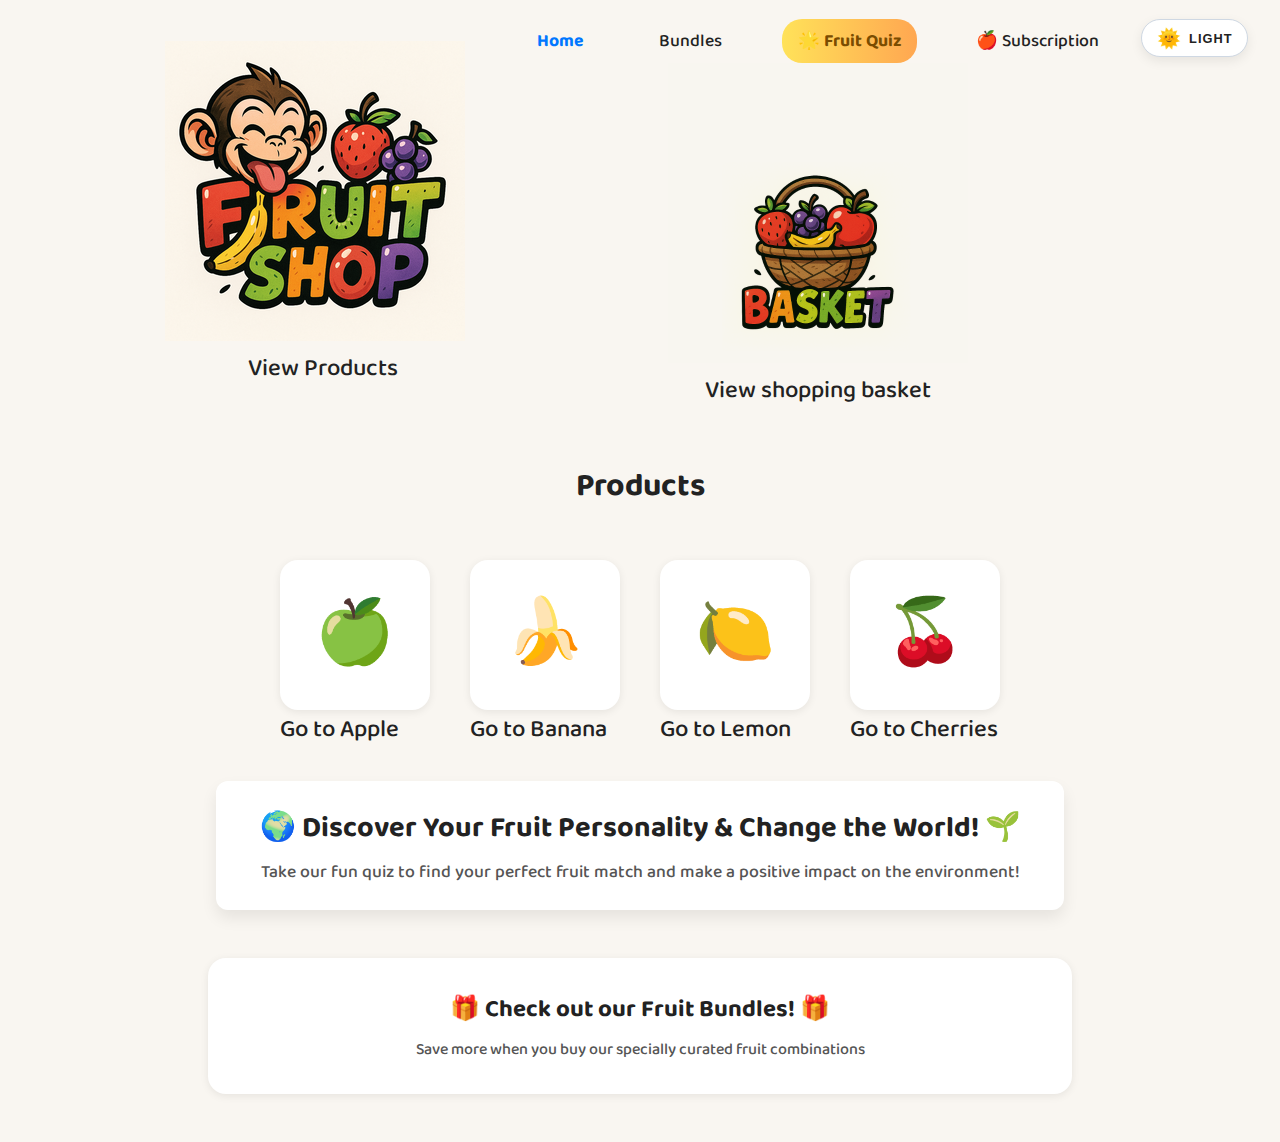
<file: index.html>
<!DOCTYPE html>
<html lang="en">
  <head>
    <meta charset="UTF-8" />
    <meta name="viewport" content="width=device-width, initial-scale=1.0" />
    <title>Welcome to Fruit Shop - Fresh Fruits Online</title>
    <link rel="stylesheet" href="style.css" />
  </head>
  <body>
    <header role="banner">
      <div class="header-center">
        <a href="index.html" class="logo" aria-label="Go to homepage">
          <img
            src="img/fruit-shop-logo.webp"
            class="logo-img"
            alt="Fruit Shop Logo"
          />
          <span class="products-text" style="text-align: center">
            View Products
          </span>
        </a>
        <nav role="navigation" aria-label="Main navigation">
          <div class="nav-links">
            <a href="index.html" class="active">Home</a>
            <a href="bundles.html">Bundles</a>
            <a href="personality-quiz.html" class="quiz-link">🌟 Fruit Quiz</a>
            <a href="subscription.html" class="subscription-link">🍎 Subscription</a>
          </div>
          <a
            href="basket.html"
            class="basket-link"
            aria-label="View shopping basket"
            style="position: relative"
          >
            <img
              src="img/basket-icon.png"
              class="basket-img"
              alt="Shopping basket icon"
            />
            <span class="basket-text">View shopping basket</span>
          </a>
        </nav>
      </div>
    </header>
    <main id="main-content" role="main">
      <h1 class="products-title">Products</h1>
      <ul class="emoji-list" role="list" aria-label="Product list">
        <li>
          <a
            href="product-apple.html"
            class="emoji-box"
            aria-label="View Apple product details"
            >🍏</a
          >
          <a href="product-apple.html">Go to Apple</a>
        </li>
        <li>
          <a
            href="product-banana.html"
            class="emoji-box"
            aria-label="View Banana product details"
            >🍌</a
          >
          <a href="product-banana.html">Go to Banana</a>
        </li>
        <li>
          <a
            href="product-lemon.html"
            class="emoji-box"
            aria-label="View Lemon product details"
            >🍋</a
          >
          <a href="product-lemon.html">Go to Lemon</a>
        </li>
        <li>
          <a
            href="product-cherry.html"
            class="emoji-box"
            aria-label="View Cherry product details"
            >🍒</a
          >
          <a href="product-cherry.html">Go to Cherries</a>
        </li>
      </ul>
      <div class="quiz-promo">
        <a href="personality-quiz.html" class="quiz-link" aria-label="Take our Fruit Personality Quiz">
          <h2>🌍 Discover Your Fruit Personality & Change the World! 🌱</h2>
          <p>Take our fun quiz to find your perfect fruit match and make a positive impact on the environment!</p>
        </a>
      </div>
      <div class="bundles-promo">
        <a href="bundles.html" class="bundle-link" aria-label="View our fruit bundles">
          <h2>🎁 Check out our Fruit Bundles! 🎁</h2>
          <p>Save more when you buy our specially curated fruit combinations</p>
        </a>
      </div>
    </main>
    <script src="shop.js"></script>
  </body>
</html>
</file>
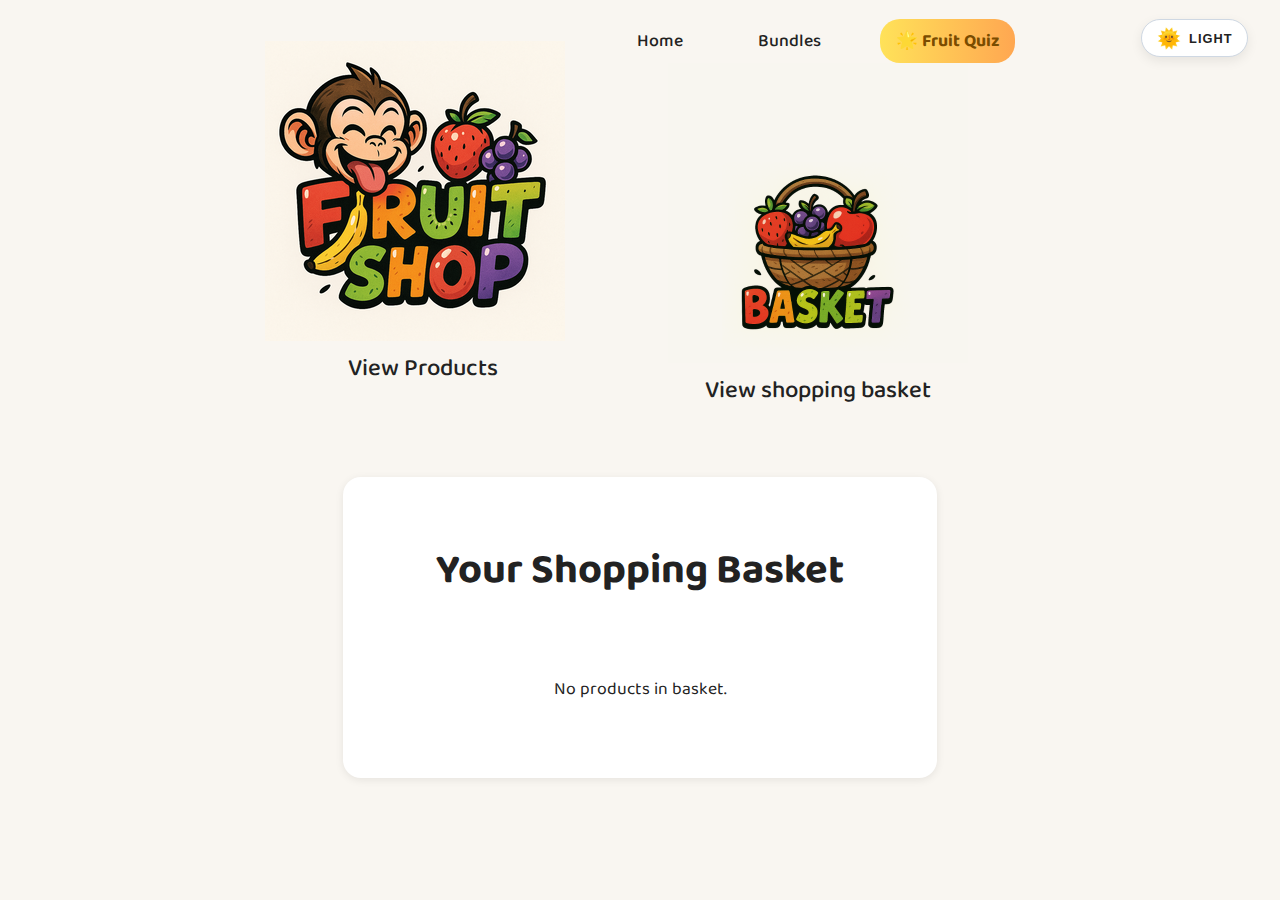
<file: basket.html>
<!DOCTYPE html>
<html lang="en">
  <head>
    <meta charset="UTF-8" />
    <meta name="viewport" content="width=device-width, initial-scale=1.0" />
    <title>Shopping Basket - Fruit Shop</title>
    <link rel="stylesheet" href="style.css" />
  </head>
  <body>
    <header role="banner">
      <div class="header-center">
        <a href="index.html" class="logo" aria-label="Go to homepage">
          <img
            src="img/fruit-shop-logo.webp"
            class="logo-img"
            alt="Fruit Shop Logo"
          />
          <span class="products-text" style="text-align: center">
            View Products
          </span>
        </a>
        <nav role="navigation" aria-label="Main navigation">
          <div class="nav-links">
            <a href="index.html">Home</a>
            <a href="bundles.html">Bundles</a>
            <a href="personality-quiz.html" class="quiz-link">🌟 Fruit Quiz</a>
          </div>
          <a
            href="basket.html"
            class="basket-link"
            aria-label="View shopping basket"
            style="position: relative"
          >
            <img
              src="img/basket-icon.png"
              class="basket-img"
              alt="Shopping basket icon"
            />
            <span class="basket-text">View shopping basket</span>
          </a>
        </nav>
      </div>
    </header>
    <main id="main-content" role="main">
      <div class="content-box">
        <h1>Your Shopping Basket</h1>
        <ul
          class="order-list"
          id="basketList"
          aria-label="Shopping basket items"
        ></ul>
        <div class="cart-buttons-row" role="group" aria-label="Basket actions">
          <button id="clearBasket" aria-label="Clear all items from basket">
            Clear Basket
          </button>
          <a
            href="checkout.html"
            id="checkoutLink"
            aria-label="Proceed to checkout"
          >
            <button id="checkoutBtn">Checkout</button>
          </a>
        </div>
      </div>
    </main>
    <script src="shop.js"></script>
    <script>
      renderBasket();
      document.getElementById("clearBasket").onclick = function () {
        clearBasket();
        renderBasket();
      };
    </script>
  </body>
</html>
</file>
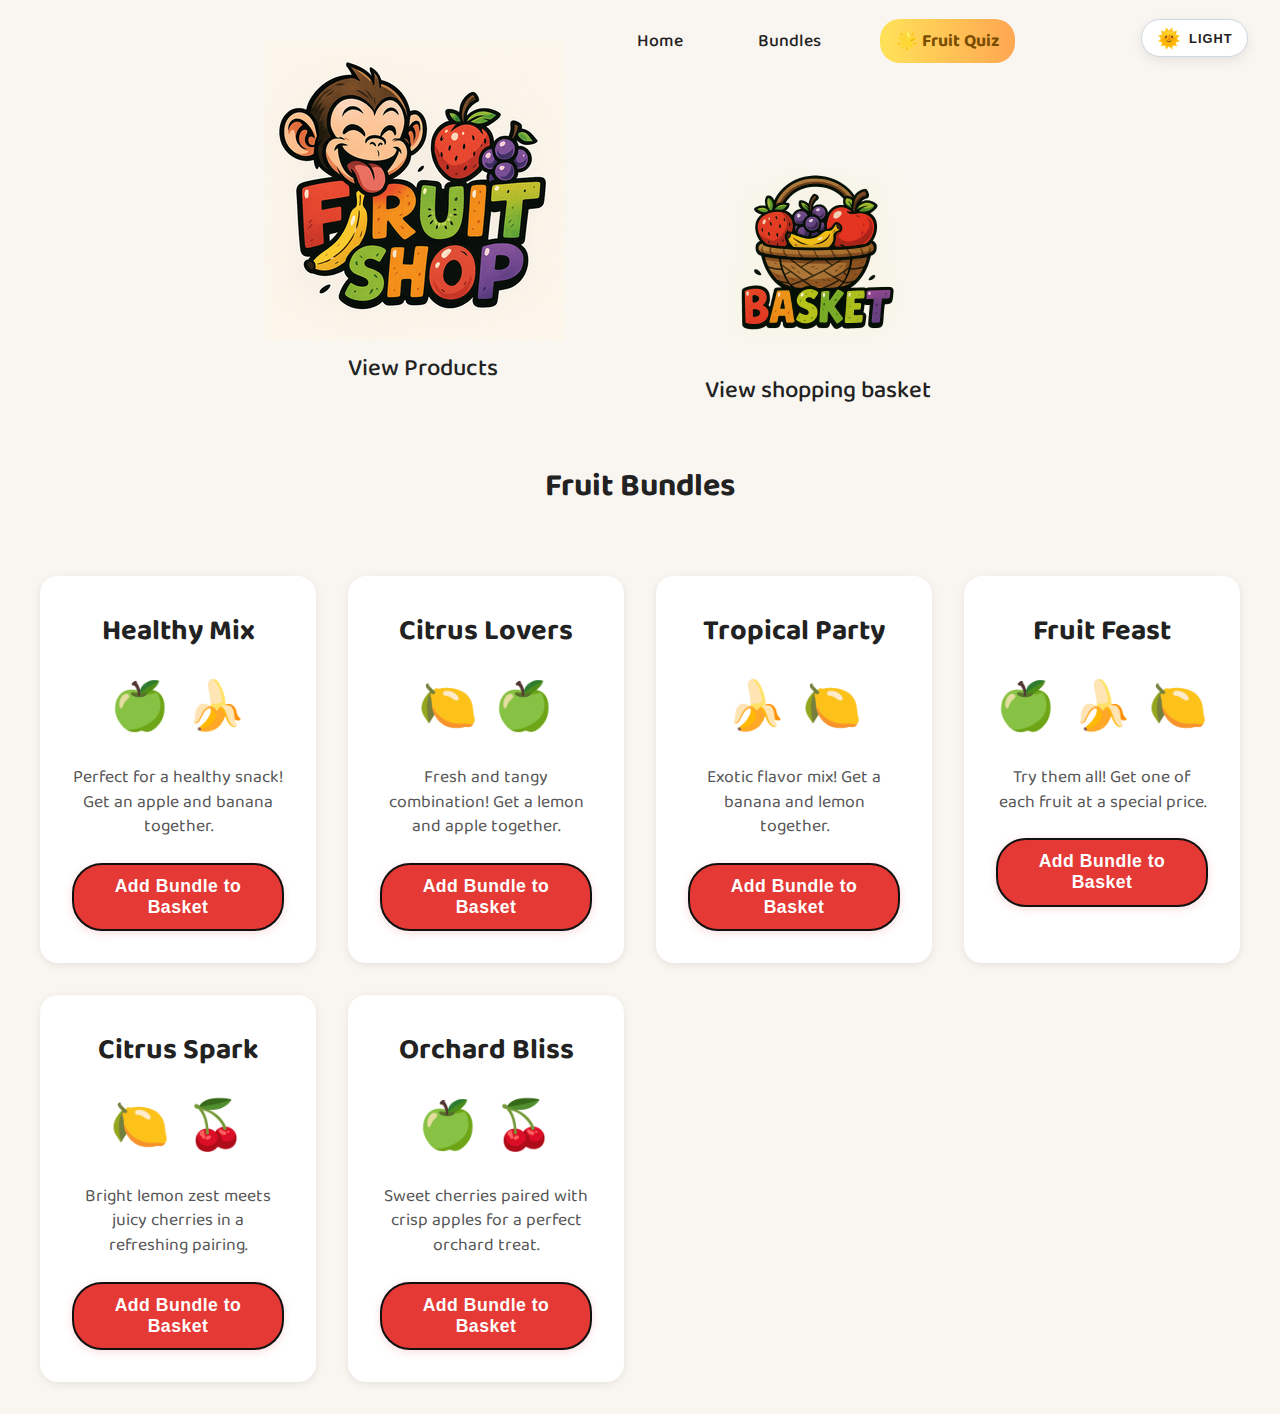
<file: bundles.html>
<!DOCTYPE html>
<html lang="en">
  <head>
    <meta charset="UTF-8" />
    <meta name="viewport" content="width=device-width, initial-scale=1.0" />
    <title>Fruit Bundles - Fruit Shop</title>
    <link rel="stylesheet" href="style.css" />
  </head>
  <body>
    <header role="banner">
      <div class="header-center">
        <a href="index.html" class="logo" aria-label="Go to homepage">
          <img
            src="img/fruit-shop-logo.webp"
            class="logo-img"
            alt="Fruit Shop Logo"
          />
          <span class="products-text" style="text-align: center">
            View Products
          </span>
        </a>
        <nav role="navigation" aria-label="Main navigation">
          <div class="nav-links">
            <a href="index.html">Home</a>
            <a href="bundles.html">Bundles</a>
            <a href="personality-quiz.html" class="quiz-link">🌟 Fruit Quiz</a>
          </div>
          <a
            href="basket.html"
            class="basket-link"
            aria-label="View shopping basket"
            style="position: relative"
          >
            <img
              src="img/basket-icon.png"
              class="basket-img"
              alt="Shopping basket icon"
            />
            <span class="basket-text">View shopping basket</span>
          </a>
        </nav>
      </div>
    </header>
    <main id="main-content" role="main">
      <h1 class="products-title">Fruit Bundles</h1>
      <div class="bundles-container">
        <div class="bundle-card">
          <h2>Healthy Mix</h2>
          <div class="bundle-emojis">
            <span role="img" aria-label="Apple">🍏</span>
            <span role="img" aria-label="Banana">🍌</span>
          </div>
          <p class="bundle-desc">Perfect for a healthy snack! Get an apple and banana together.</p>
          <button
            onclick="addBundle('healthy_mix')"
            class="cart-action-btn"
            aria-label="Add Healthy Mix bundle to basket"
          >
            Add Bundle to Basket
          </button>
        </div>

        <div class="bundle-card">
          <h2>Citrus Lovers</h2>
          <div class="bundle-emojis">
            <span role="img" aria-label="Lemon">🍋</span>
            <span role="img" aria-label="Apple">🍏</span>
          </div>
          <p class="bundle-desc">Fresh and tangy combination! Get a lemon and apple together.</p>
          <button
            onclick="addBundle('citrus_lovers')"
            class="cart-action-btn"
            aria-label="Add Citrus Lovers bundle to basket"
          >
            Add Bundle to Basket
          </button>
        </div>

        <div class="bundle-card">
          <h2>Tropical Party</h2>
          <div class="bundle-emojis">
            <span role="img" aria-label="Banana">🍌</span>
            <span role="img" aria-label="Lemon">🍋</span>
          </div>
          <p class="bundle-desc">Exotic flavor mix! Get a banana and lemon together.</p>
          <button
            onclick="addBundle('tropical_party')"
            class="cart-action-btn"
            aria-label="Add Tropical Party bundle to basket"
          >
            Add Bundle to Basket
          </button>
        </div>

        <div class="bundle-card">
          <h2>Fruit Feast</h2>
          <div class="bundle-emojis">
            <span role="img" aria-label="Apple">🍏</span>
            <span role="img" aria-label="Banana">🍌</span>
            <span role="img" aria-label="Lemon">🍋</span>
          </div>
          <p class="bundle-desc">Try them all! Get one of each fruit at a special price.</p>
          <button
            onclick="addBundle('fruit_feast')"
            class="cart-action-btn"
            aria-label="Add Fruit Feast bundle to basket"
          >
            Add Bundle to Basket
          </button>
        </div>

        <div class="bundle-card">
          <h2>Citrus Spark</h2>
          <div class="bundle-emojis">
            <span role="img" aria-label="Lemon">🍋</span>
            <span role="img" aria-label="Cherries">🍒</span>
          </div>
          <p class="bundle-desc">Bright lemon zest meets juicy cherries in a refreshing pairing.</p>
          <button
            onclick="addBundle('citrus_spark')"
            class="cart-action-btn"
            aria-label="Add Citrus Spark bundle to basket"
          >
            Add Bundle to Basket
          </button>
        </div>

        <div class="bundle-card">
          <h2>Orchard Bliss</h2>
          <div class="bundle-emojis">
            <span role="img" aria-label="Apple">🍏</span>
            <span role="img" aria-label="Cherries">🍒</span>
          </div>
          <p class="bundle-desc">
            Sweet cherries paired with crisp apples for a perfect orchard treat.
          </p>
          <button
            onclick="addBundle('orchard_bliss')"
            class="cart-action-btn"
            aria-label="Add Orchard Bliss bundle to basket"
          >
            Add Bundle to Basket
          </button>
        </div>
      </div>
    </main>
    <script src="shop.js"></script>
  </body>
</html>
</file>
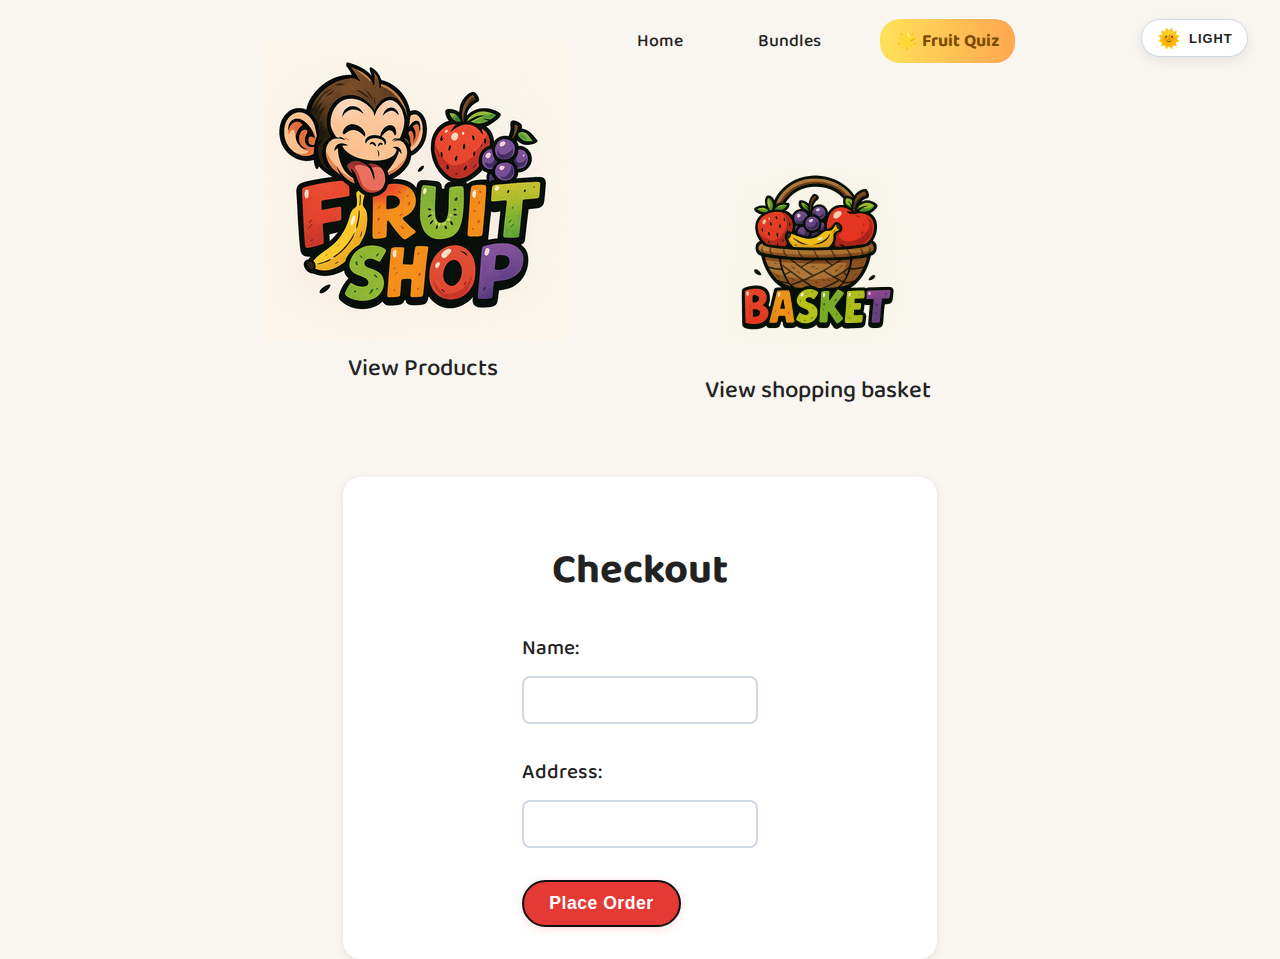
<file: checkout.html>
<!DOCTYPE html>
<html lang="en">
  <head>
    <meta charset="UTF-8" />
    <meta name="viewport" content="width=device-width, initial-scale=1.0" />
    <title>Checkout - Complete Your Order - Fruit Shop</title>
    <link rel="stylesheet" href="style.css" />
  </head>
  <body>
    <header role="banner">
      <div class="header-center">
        <a href="index.html" class="logo" aria-label="Go to homepage">
          <img
            src="img/fruit-shop-logo.webp"
            class="logo-img"
            alt="Fruit Shop Logo"
          />
          <span class="products-text" style="text-align: center">
            View Products
          </span>
        </a>
        <nav role="navigation" aria-label="Main navigation">
          <div class="nav-links">
            <a href="index.html">Home</a>
            <a href="bundles.html">Bundles</a>
            <a href="personality-quiz.html" class="quiz-link">🌟 Fruit Quiz</a>
          </div>
          <a
            href="basket.html"
            class="basket-link"
            aria-label="View shopping basket"
            style="position: relative"
          >
            <img
              src="img/basket-icon.png"
              class="basket-img"
              alt="Shopping basket icon"
            />
            <span class="basket-text">View shopping basket</span>
          </a>
        </nav>
      </div>
    </header>
    <main id="main-content" role="main">
      <div class="content-box">
        <h1>Checkout</h1>
        <form id="checkoutForm" role="form" aria-label="Checkout form">
          <div class="form-group">
            <label for="name">Name:</label>
            <input
              type="text"
              id="name"
              name="name"
              required
              aria-required="true"
              aria-label="Enter your full name"
            />
          </div>
          <div class="form-group">
            <label for="address">Address:</label>
            <input
              type="text"
              id="address"
              name="address"
              required
              aria-required="true"
              aria-label="Enter your delivery address"
            />
          </div>
          <button
            type="submit"
            class="cart-action-btn"
            aria-label="Place order"
          >
            Place Order
          </button>
        </form>
        <div
          id="successMsg"
          style="display: none; color: green; margin-top: 1rem"
          role="alert"
          aria-live="polite"
        >
          Thank you for your order!
        </div>
      </div>
    </main>
    <script src="shop.js"></script>
    <script>
      renderBasket();
      document.getElementById("checkoutForm").onsubmit = function (e) {
        e.preventDefault();
        document.getElementById("successMsg").style.display = "block";
        document.getElementById("checkoutForm").style.display = "none";
        clearBasket();
        renderBasket();
      };
    </script>
  </body>
</html>
</file>
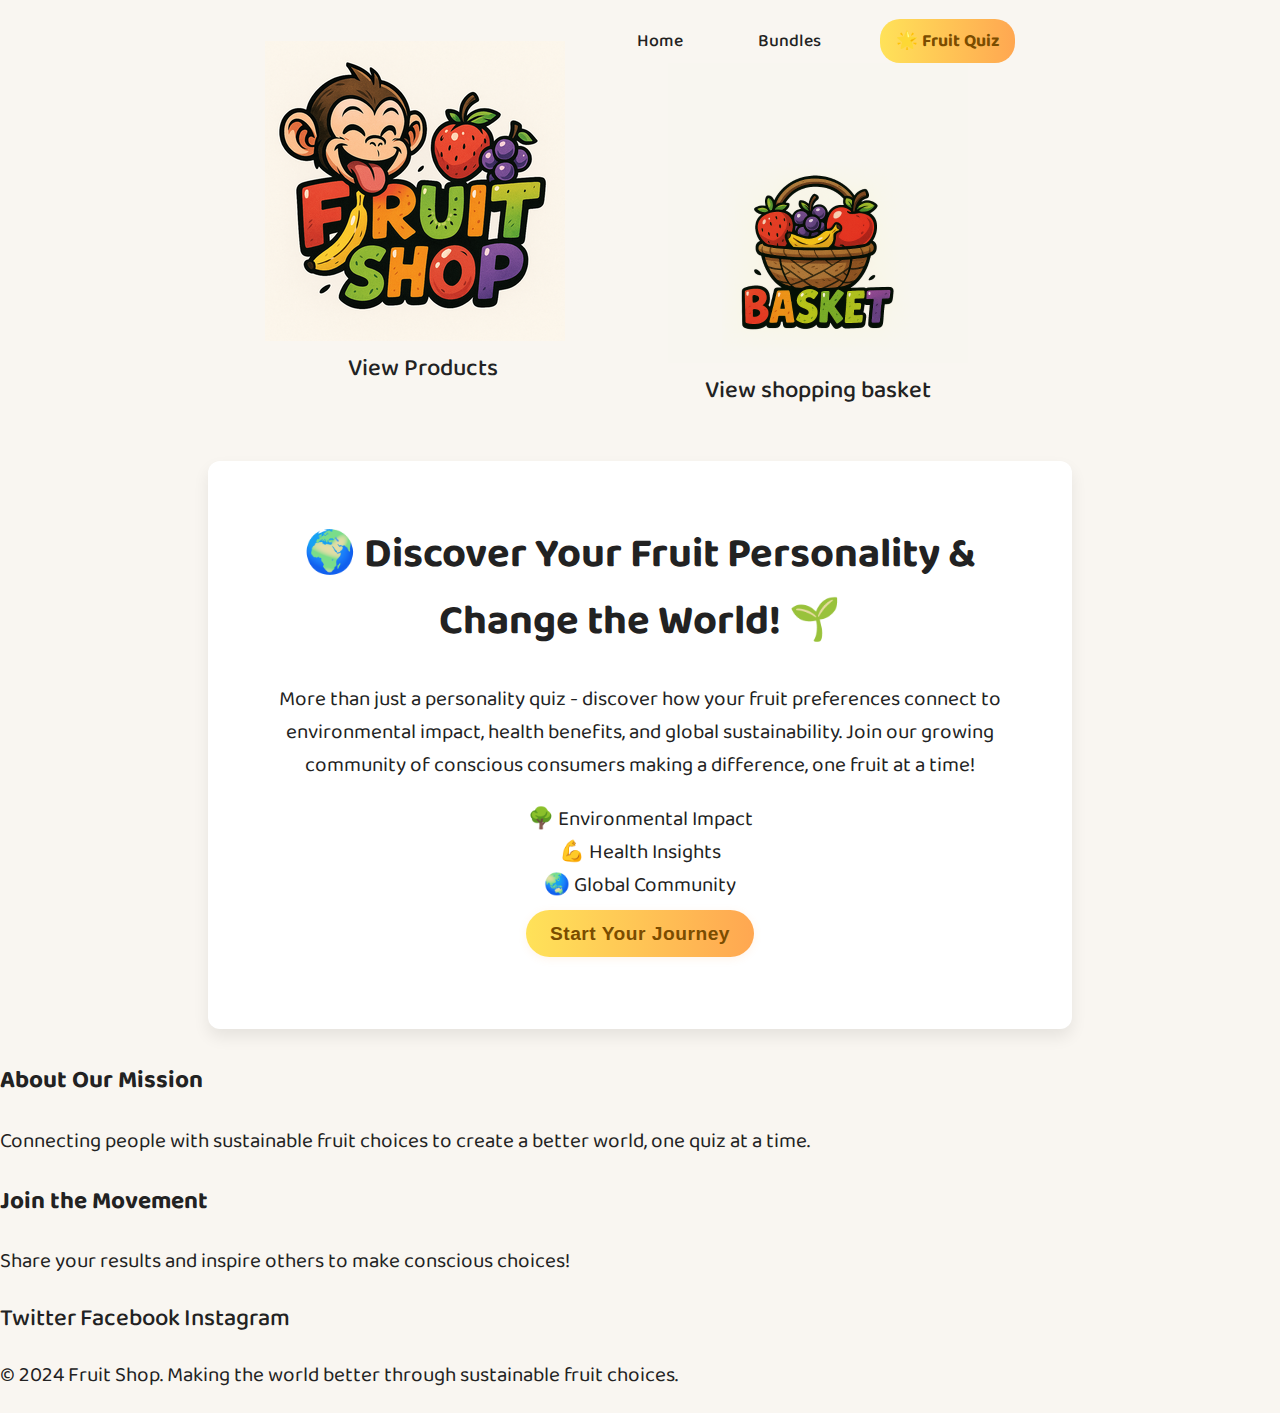
<file: personality-quiz.html>
<!DOCTYPE html>
<html lang="en">
<head>
    <meta charset="UTF-8">
    <meta name="viewport" content="width=device-width, initial-scale=1.0">
    <title>Fruit Personality Quiz - Change the World with Your Choices!</title>
    <link rel="stylesheet" href="style.css">
    <meta name="description" content="Discover your fruit personality and make a positive impact on the world! Take our quiz to learn how your choices affect the environment and get personalized recommendations.">
    <meta property="og:title" content="Fruit Personality Quiz - Change the World!">
    <meta property="og:description" content="Discover your fruit personality and make a positive impact on the world!">
    <meta property="og:image" content="img/fruit-shop-logo.webp">
</head>
<body>
    <header role="banner">
      <div class="header-center">
        <a href="index.html" class="logo" aria-label="Go to homepage">
          <img
            src="img/fruit-shop-logo.webp"
            class="logo-img"
            alt="Fruit Shop Logo"
          />
          <span class="products-text" style="text-align: center">
            View Products
          </span>
        </a>
        <nav role="navigation" aria-label="Main navigation">
          <div class="nav-links">
            <a href="index.html">Home</a>
            <a href="bundles.html">Bundles</a>
            <a href="personality-quiz.html" class="quiz-link">🌟 Fruit Quiz</a>
          </div>
          <a
            href="basket.html"
            class="basket-link"
            aria-label="View shopping basket"
            style="position: relative"
          >
            <img
              src="img/basket-icon.png"
              class="basket-img"
              alt="Shopping basket icon"
            />
            <span class="basket-text">View shopping basket</span>
          </a>
        </nav>
      </div>
    </header>

    <main class="quiz-container">
        <section id="quiz-intro" class="quiz-section">
            <h1>🌍 Discover Your Fruit Personality & Change the World! 🌱</h1>
            <div class="intro-content">
                <p class="intro-text">
                    More than just a personality quiz - discover how your fruit preferences connect to environmental impact, health benefits, and global sustainability. Join our growing community of conscious consumers making a difference, one fruit at a time!
                </p>
                <div class="impact-preview">
                    <div class="impact-stat">
                        <span class="number">🌳</span>
                        <span class="label">Environmental Impact</span>
                    </div>
                    <div class="impact-stat">
                        <span class="number">💪</span>
                        <span class="label">Health Insights</span>
                    </div>
                    <div class="impact-stat">
                        <span class="number">🌏</span>
                        <span class="label">Global Community</span>
                    </div>
                </div>
            </div>
            <div id="quiz-start">
                <button onclick="startQuiz()" class="start-button">Start Your Journey</button>
            </div>
        </section>

        <section id="quiz-questions" class="quiz-section" style="display: none;">
            <!-- Questions will be dynamically inserted here -->
        </section>

        <section id="quiz-result" class="quiz-section" style="display: none;">
            <!-- Results will be dynamically inserted here -->
        </section>
    </main>

    <footer>
        <div class="footer-content">
            <div class="footer-section">
                <h3>About Our Mission</h3>
                <p>Connecting people with sustainable fruit choices to create a better world, one quiz at a time.</p>
            </div>
            <div class="footer-section">
                <h3>Join the Movement</h3>
                <p>Share your results and inspire others to make conscious choices!</p>
                <div class="social-links">
                    <a href="#" class="social-link">Twitter</a>
                    <a href="#" class="social-link">Facebook</a>
                    <a href="#" class="social-link">Instagram</a>
                </div>
            </div>
        </div>
        <div class="footer-bottom">
            <p>&copy; 2024 Fruit Shop. Making the world better through sustainable fruit choices.</p>
        </div>
    </footer>

    <script src="quiz.js"></script>
</body>
</html>
</file>
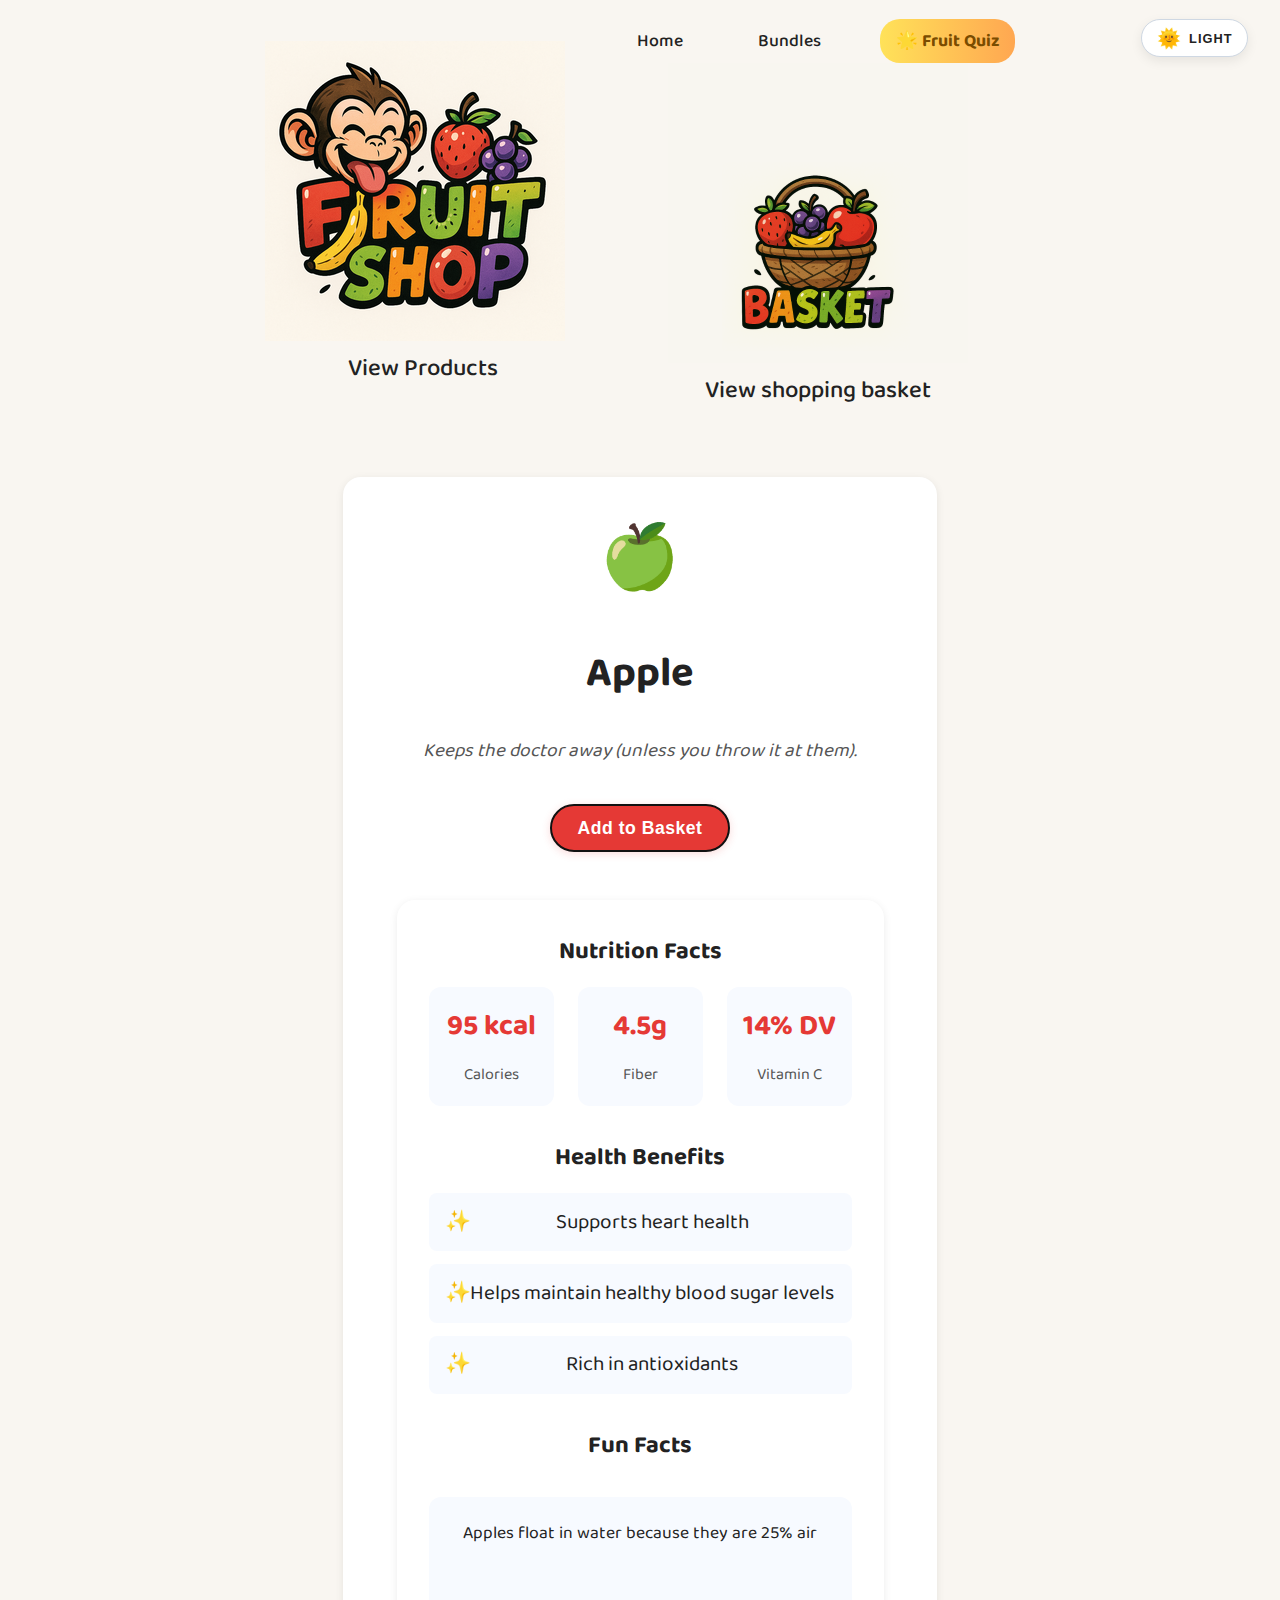
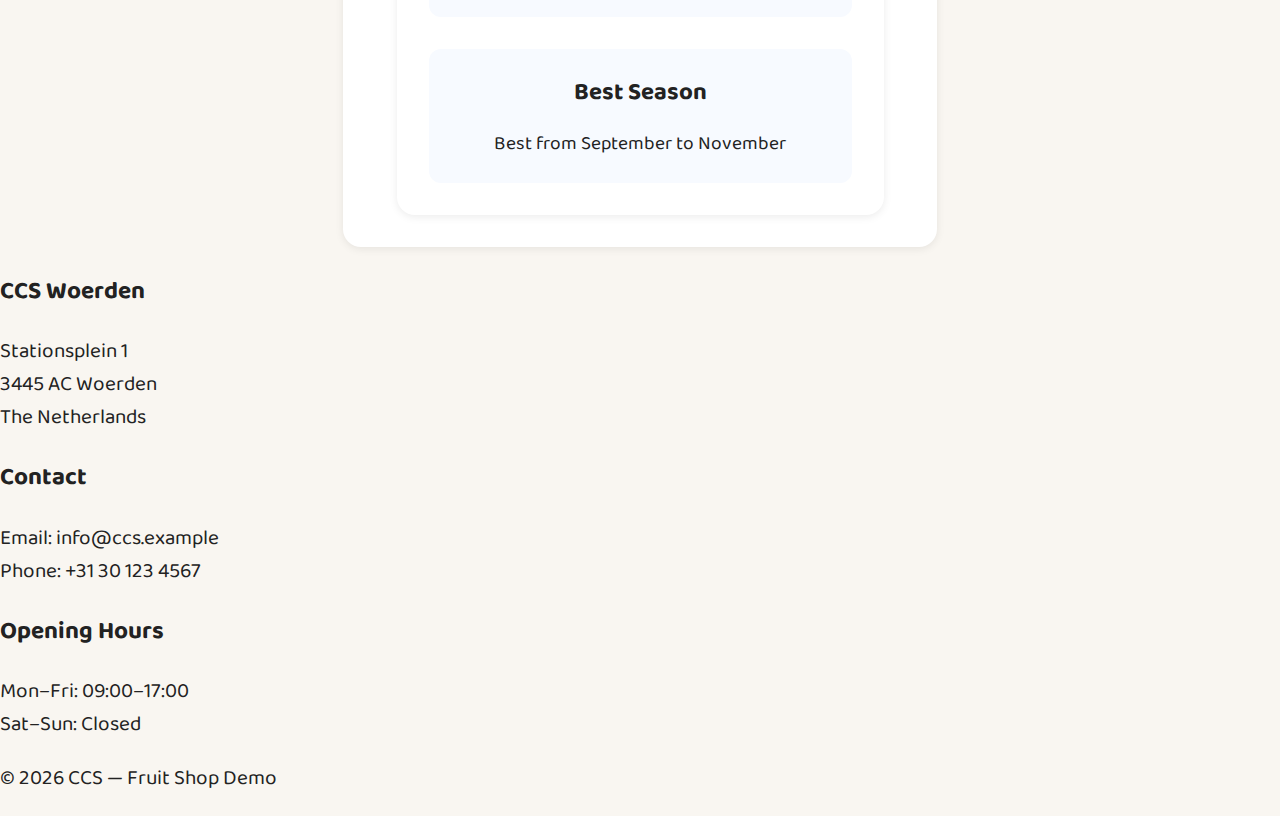
<file: product-apple.html>
<!DOCTYPE html>
<html lang="en">
  <head>
    <meta charset="UTF-8" />
    <meta name="viewport" content="width=device-width, initial-scale=1.0" />
    <title>Fresh Apple - Fruit Shop</title>
    <link rel="stylesheet" href="style.css" />
  </head>
  <body>
    <header role="banner">
      <div class="header-center">
        <a href="index.html" class="logo" aria-label="Go to homepage">
          <img
            src="img/fruit-shop-logo.webp"
            class="logo-img"
            alt="Fruit Shop Logo"
          />
          <span class="products-text" style="text-align: center">
            View Products
          </span>
        </a>
        <nav role="navigation" aria-label="Main navigation">
          <div class="nav-links">
            <a href="index.html">Home</a>
            <a href="bundles.html">Bundles</a>
            <a href="personality-quiz.html" class="quiz-link">🌟 Fruit Quiz</a>
          </div>
          <a
            href="basket.html"
            class="basket-link"
            aria-label="View shopping basket"
            style="position: relative"
          >
            <img
              src="img/basket-icon.png"
              class="basket-img"
              alt="Shopping basket icon"
            />
            <span class="basket-text">View shopping basket</span>
          </a>
        </nav>
      </div>
    </header>
    <main id="main-content" role="main">
      <div class="content-box" style="text-align: center">
        <div style="font-size: 4rem" role="img" aria-label="Apple emoji">
          🍏
        </div>
        <h1>Apple</h1>
        <div class="product-desc" aria-label="Product description">
          Keeps the doctor away (unless you throw it at them).
        </div>
        <div style="margin-top: 1.2rem">
          <button
            id="addToBasket"
            class="cart-action-btn"
            aria-label="Add Apple to basket"
          >
            Add to Basket
          </button>
        </div>
        <div id="factsContainer"></div>
      </div>
    </main>
    <script src="shop.js"></script>
    <script src="fruit-facts.js"></script>
    <script src="footer.js"></script>
    <script>
      document.getElementById("addToBasket").onclick = function () {
        addToBasket("apple");
      };
      
      // Add facts section
      document.getElementById("factsContainer").innerHTML = createFactsSection("apple");
      initFactsCarousel();
    </script>
  </body>
</html>
</file>
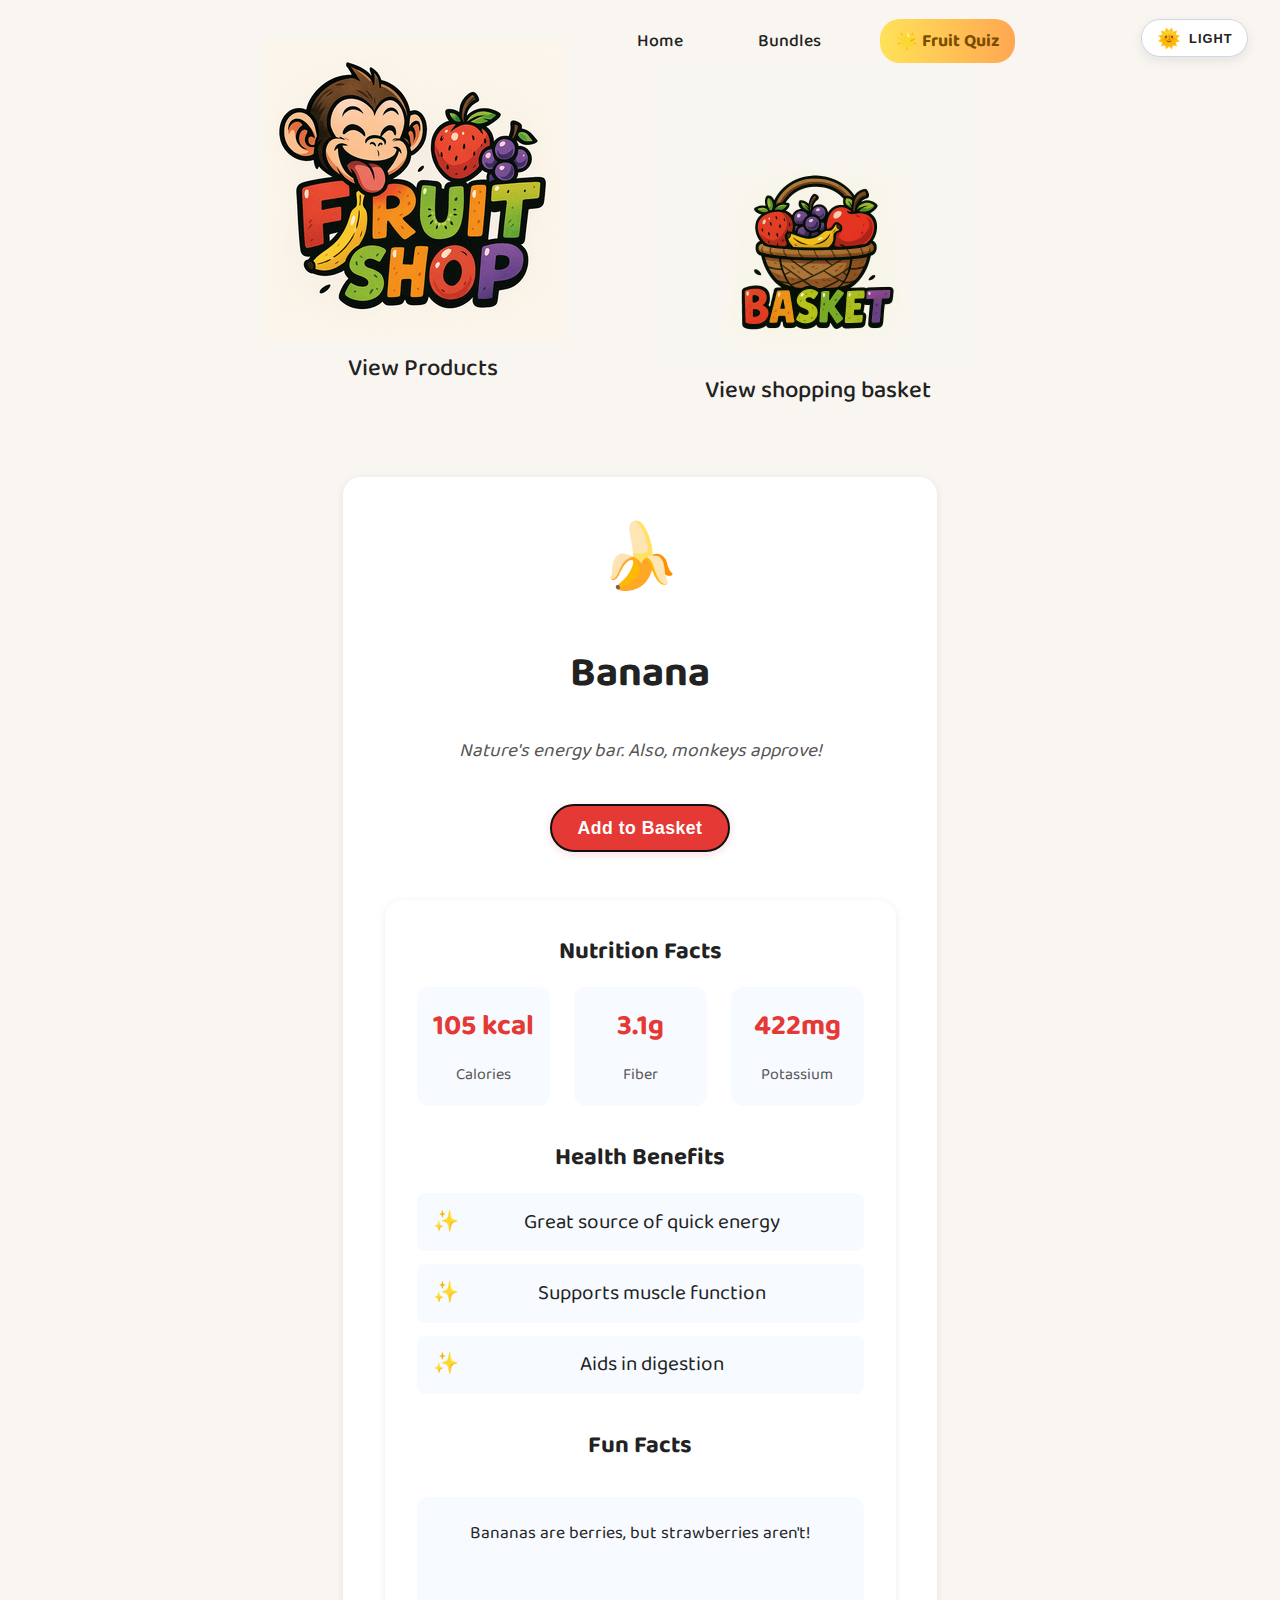
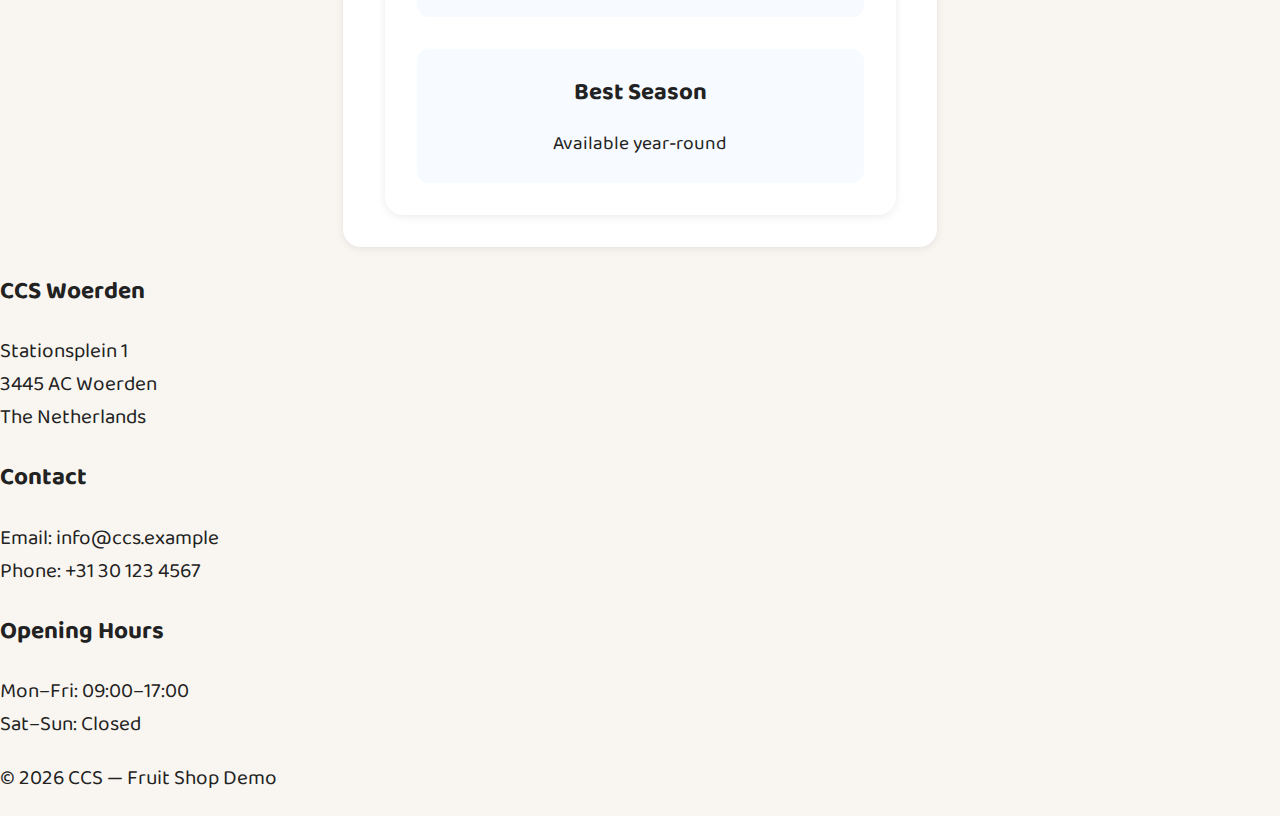
<file: product-banana.html>
<!DOCTYPE html>
<html lang="en">
  <head>
    <meta charset="UTF-8" />
    <meta name="viewport" content="width=device-width, initial-scale=1.0" />
    <title>Fresh Banana - Fruit Shop</title>
    <link rel="stylesheet" href="style.css" />
  </head>
  <body>
    <header role="banner">
      <div class="header-center">
        <a href="index.html" class="logo" aria-label="Go to homepage">
          <img
            src="img/fruit-shop-logo.webp"
            class="logo-img"
            alt="Fruit Shop Logo"
          />
          <span class="products-text" style="text-align: center">
            View Products
          </span>
        </a>
        <nav role="navigation" aria-label="Main navigation">
          <div class="nav-links">
            <a href="index.html">Home</a>
            <a href="bundles.html">Bundles</a>
            <a href="personality-quiz.html" class="quiz-link">🌟 Fruit Quiz</a>
          </div>
          <a
            href="basket.html"
            class="basket-link"
            aria-label="View shopping basket"
            style="position: relative"
          >
            <img
              src="img/basket-icon.png"
              class="basket-img"
              alt="Shopping basket icon"
            />
            <span class="basket-text">View shopping basket</span>
          </a>
        </nav>
      </div>
    </header>
    <main id="main-content" role="main">
      <div class="content-box" style="text-align: center">
        <div style="font-size: 4rem" role="img" aria-label="Banana emoji">
          🍌
        </div>
        <h1>Banana</h1>
        <div class="product-desc" aria-label="Product description">
          Nature's energy bar. Also, monkeys approve!
        </div>
        <div style="margin-top: 1.2rem">
          <button
            id="addToBasket"
            class="cart-action-btn"
            aria-label="Add Banana to basket"
          >
            Add to Basket
          </button>
        </div>
        <div id="factsContainer"></div>
      </div>
    </main>
    <script src="shop.js"></script>
    <script src="fruit-facts.js"></script>
    <script src="footer.js"></script>
    <script>
      document.getElementById("addToBasket").onclick = function () {
        addToBasket("banana");
      };
      
      // Add facts section
      document.getElementById("factsContainer").innerHTML = createFactsSection("banana");
      initFactsCarousel();
    </script>
  </body>
</html>
</file>
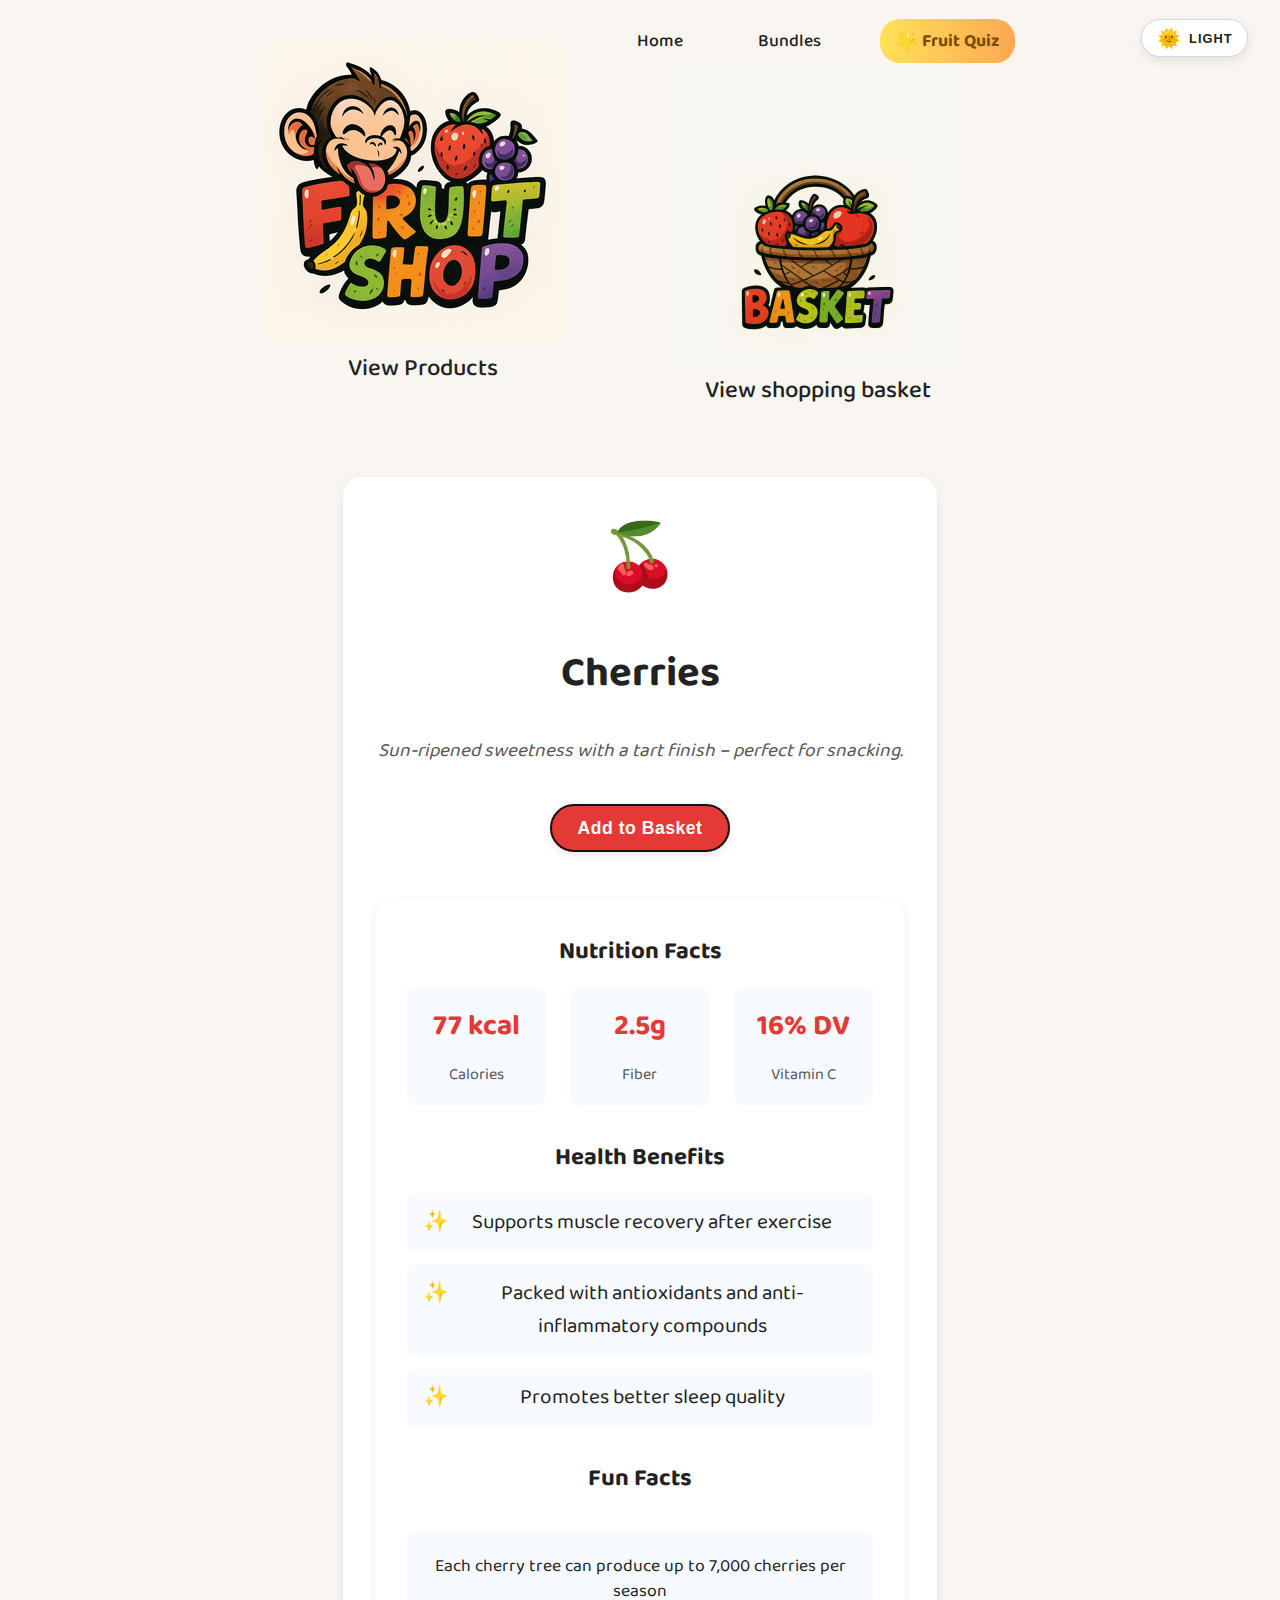
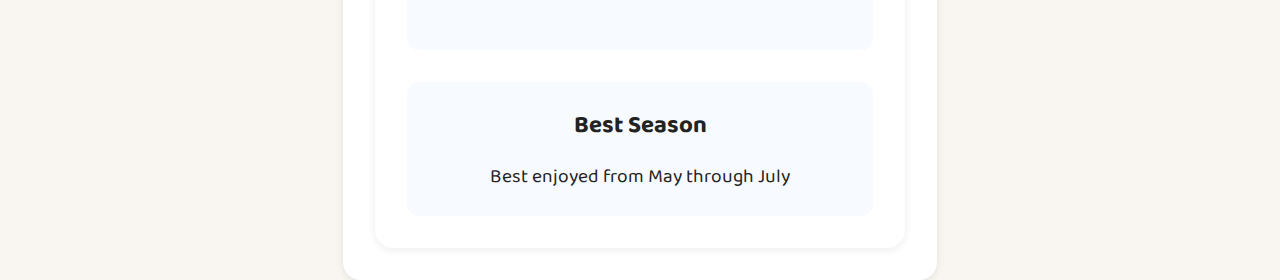
<file: product-cherry.html>
<!DOCTYPE html>
<html lang="en">
  <head>
    <meta charset="UTF-8" />
    <meta name="viewport" content="width=device-width, initial-scale=1.0" />
    <title>Sweet Cherries - Fruit Shop</title>
    <link rel="stylesheet" href="style.css" />
  </head>
  <body>
    <header role="banner">
      <div class="header-center">
        <a href="index.html" class="logo" aria-label="Go to homepage">
          <img
            src="img/fruit-shop-logo.webp"
            class="logo-img"
            alt="Fruit Shop Logo"
          />
          <span class="products-text" style="text-align: center">
            View Products
          </span>
        </a>
        <nav role="navigation" aria-label="Main navigation">
          <div class="nav-links">
            <a href="index.html">Home</a>
            <a href="bundles.html">Bundles</a>
            <a href="personality-quiz.html" class="quiz-link">🌟 Fruit Quiz</a>
          </div>
          <a
            href="basket.html"
            class="basket-link"
            aria-label="View shopping basket"
            style="position: relative"
          >
            <img
              src="img/basket-icon.png"
              class="basket-img"
              alt="Shopping basket icon"
            />
            <span class="basket-text">View shopping basket</span>
          </a>
        </nav>
      </div>
    </header>
    <main id="main-content" role="main">
      <div class="content-box" style="text-align: center">
        <div style="font-size: 4rem" role="img" aria-label="Cherry emoji">
          🍒
        </div>
        <h1>Cherries</h1>
        <div class="product-desc" aria-label="Product description">
          Sun-ripened sweetness with a tart finish – perfect for snacking.
        </div>
        <div style="margin-top: 1.2rem">
          <button
            id="addToBasket"
            class="cart-action-btn"
            aria-label="Add Cherries to basket"
          >
            Add to Basket
          </button>
        </div>
        <div id="factsContainer"></div>
      </div>
    </main>
    <script src="shop.js"></script>
    <script src="fruit-facts.js"></script>
    <script>
      document.getElementById("addToBasket").onclick = function () {
        addToBasket("cherry");
      };

      document.getElementById("factsContainer").innerHTML =
        createFactsSection("cherry");
      initFactsCarousel();
    </script>
  </body>
</html>
</file>
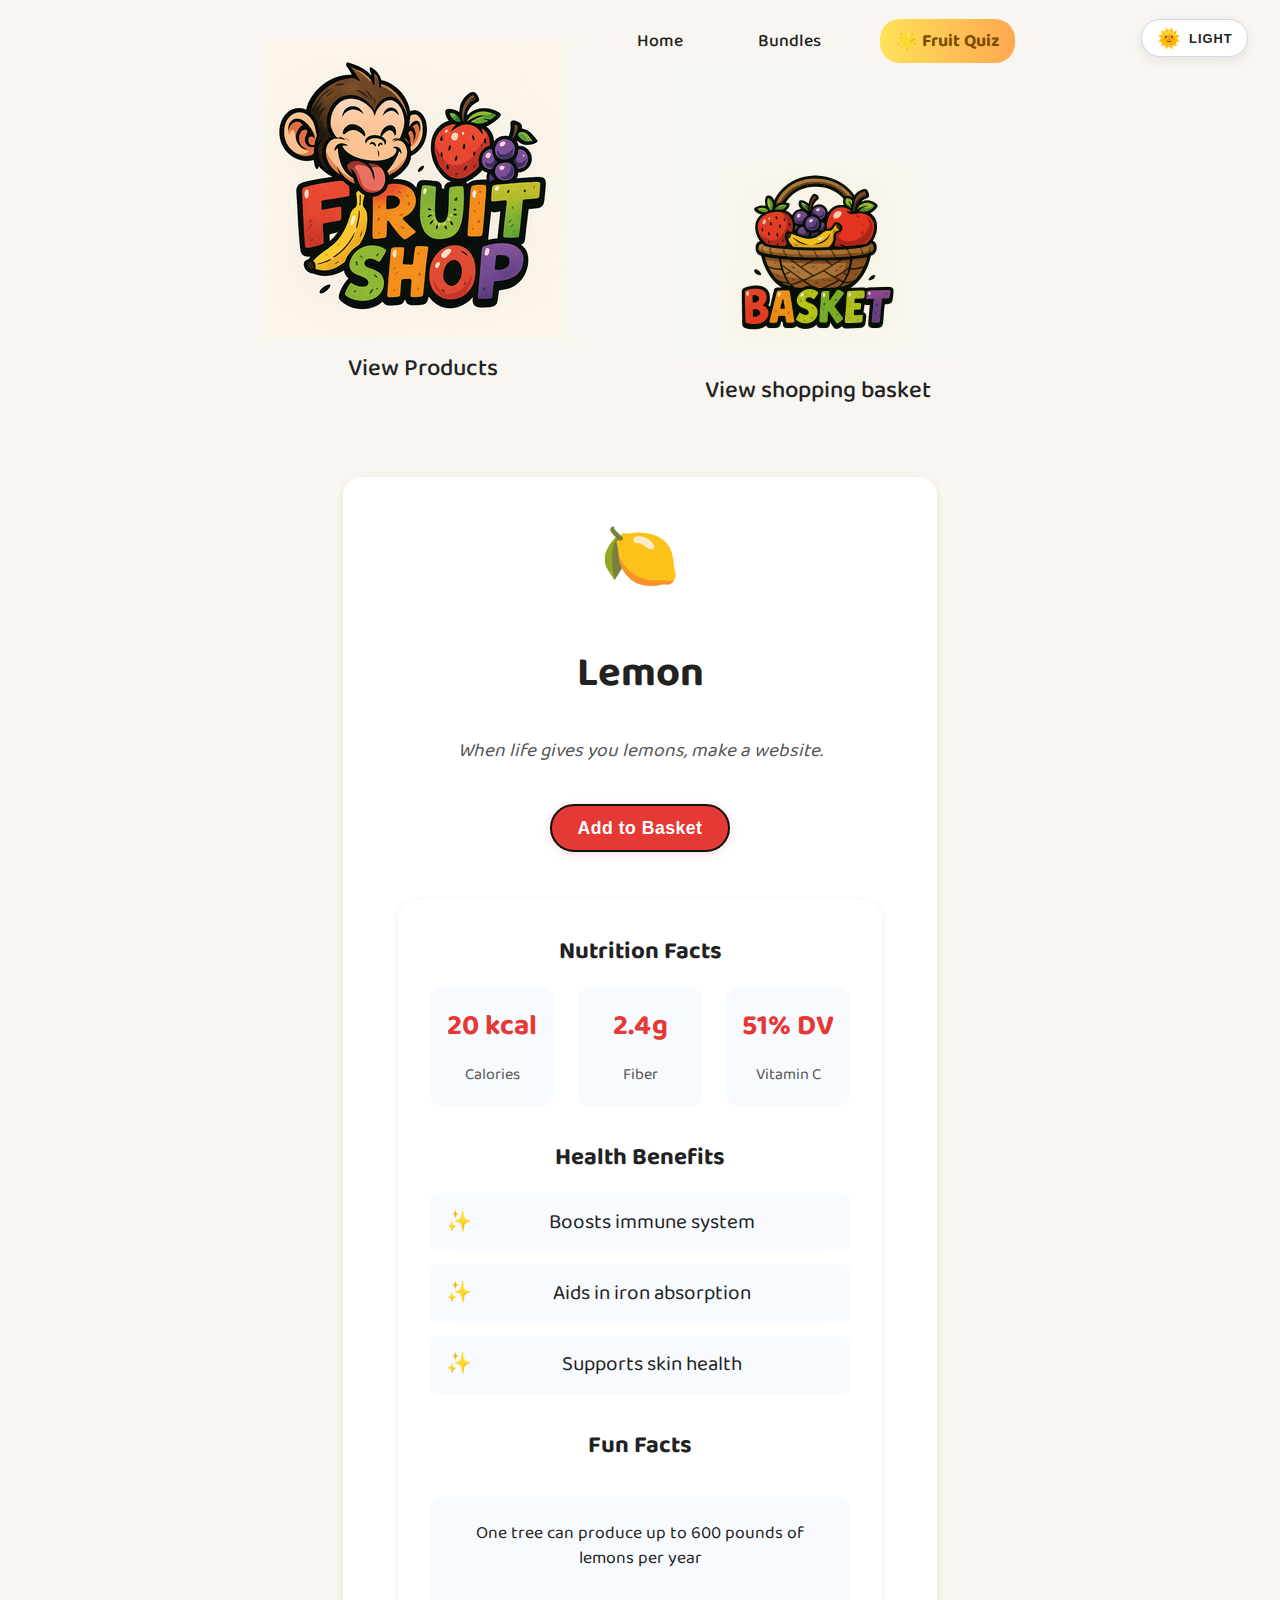
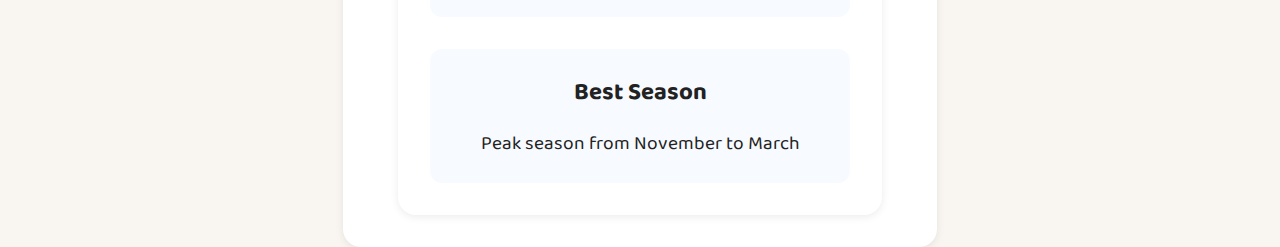
<file: product-lemon.html>
<!DOCTYPE html>
<html lang="en">
  <head>
    <meta charset="UTF-8" />
    <meta name="viewport" content="width=device-width, initial-scale=1.0" />
    <title>Fresh Lemon - Fruit Shop</title>
    <link rel="stylesheet" href="style.css" />
  </head>
  <body>
    <header role="banner">
      <div class="header-center">
        <a href="index.html" class="logo" aria-label="Go to homepage">
          <img
            src="img/fruit-shop-logo.webp"
            class="logo-img"
            alt="Fruit Shop Logo"
          />
          <span class="products-text" style="text-align: center">
            View Products
          </span>
        </a>
        <nav role="navigation" aria-label="Main navigation">
          <div class="nav-links">
            <a href="index.html">Home</a>
            <a href="bundles.html">Bundles</a>
            <a href="personality-quiz.html" class="quiz-link">🌟 Fruit Quiz</a>
          </div>
          <a
            href="basket.html"
            class="basket-link"
            aria-label="View shopping basket"
            style="position: relative"
          >
            <img
              src="img/basket-icon.png"
              class="basket-img"
              alt="Shopping basket icon"
            />
            <span class="basket-text">View shopping basket</span>
          </a>
        </nav>
      </div>
    </header>
    <main id="main-content" role="main">
      <div class="content-box" style="text-align: center">
        <div style="font-size: 4rem" role="img" aria-label="Lemon emoji">
          🍋
        </div>
        <h1>Lemon</h1>
        <div class="product-desc" aria-label="Product description">
          When life gives you lemons, make a website.
        </div>
        <div style="margin-top: 1.2rem">
          <button
            id="addToBasket"
            class="cart-action-btn"
            aria-label="Add Lemon to basket"
          >
            Add to Basket
          </button>
        </div>
        <div id="factsContainer"></div>
      </div>
    </main>
    <script src="shop.js"></script>
    <script src="fruit-facts.js"></script>
    <script>
      document.getElementById("addToBasket").onclick = function () {
        addToBasket("lemon");
      };
      
      // Add facts section
      document.getElementById("factsContainer").innerHTML = createFactsSection("lemon");
      initFactsCarousel();
    </script>
  </body>
</html>
</file>
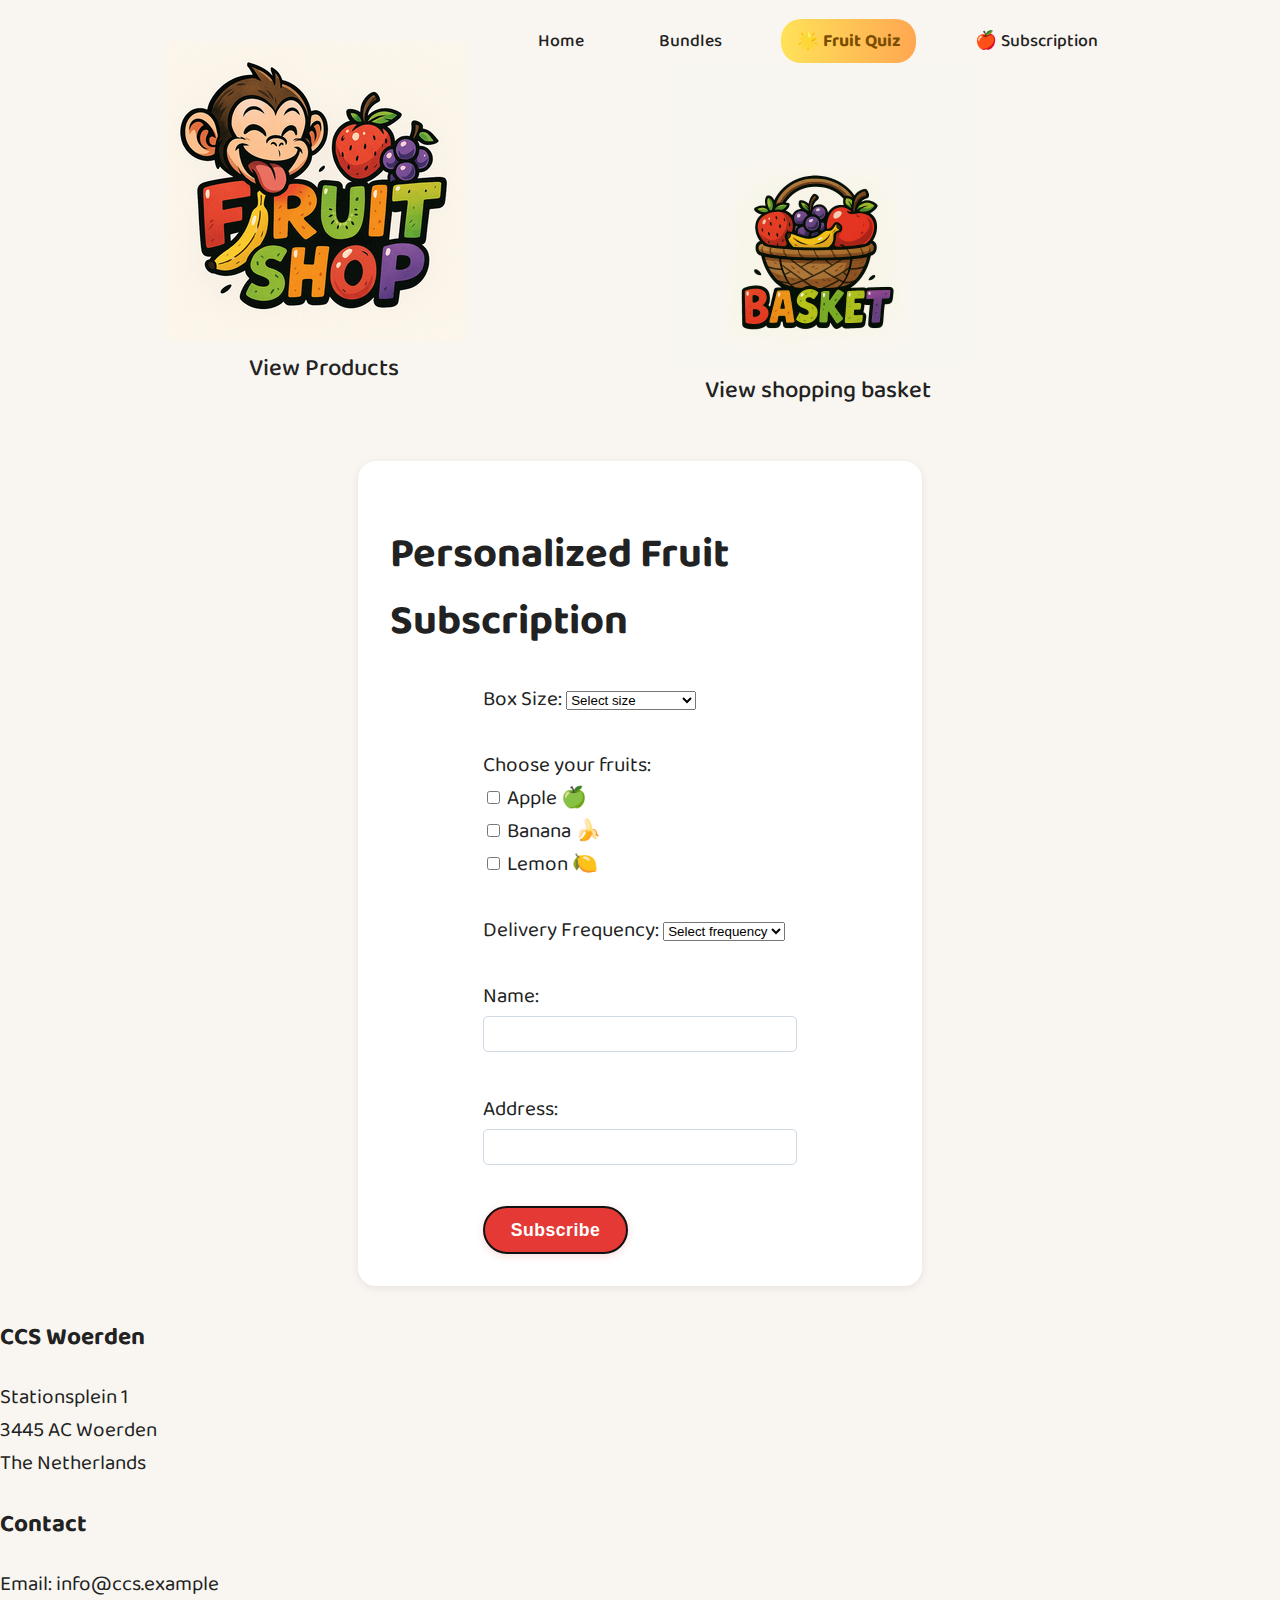
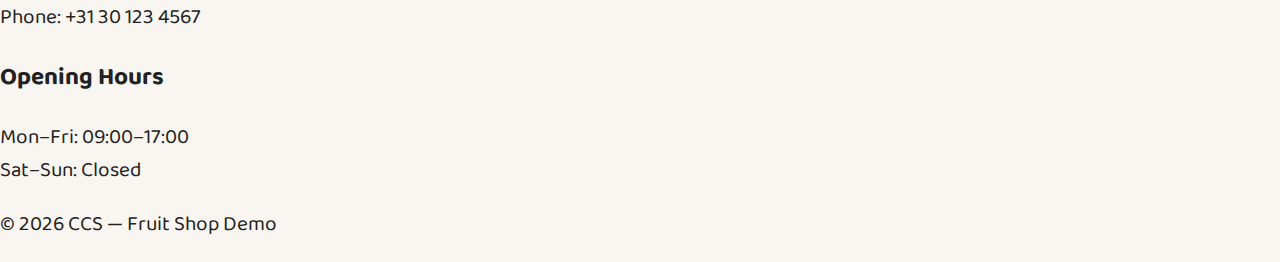
<file: subscription.html>
<!DOCTYPE html>
<html lang="en">
<head>
  <meta charset="UTF-8" />
  <meta name="viewport" content="width=device-width, initial-scale=1.0" />
  <title>Fruit Subscription - Fruit Shop</title>
  <link rel="stylesheet" href="style.css" />
</head>
<body>
  <header role="banner">
    <div class="header-center">
      <a href="index.html" class="logo" aria-label="Go to homepage">
        <img src="img/fruit-shop-logo.webp" class="logo-img" alt="Fruit Shop Logo" />
        <span class="products-text" style="text-align: center">View Products</span>
      </a>
      <nav role="navigation" aria-label="Main navigation">
        <div class="nav-links">
          <a href="index.html">Home</a>
          <a href="bundles.html">Bundles</a>
          <a href="personality-quiz.html" class="quiz-link">🌟 Fruit Quiz</a>
          <a href="subscription.html" class="subscription-link">🍎 Subscription</a>
        </div>
        <a href="basket.html" class="basket-link" aria-label="View shopping basket" style="position: relative">
          <img src="img/basket-icon.png" class="basket-img" alt="Shopping basket icon" />
          <span class="basket-text">View shopping basket</span>
        </a>
      </nav>
    </div>
  </header>
  <main id="main-content" role="main">
    <div class="content-box" style="max-width: 500px; margin: 2rem auto;">
      <h1>Personalized Fruit Subscription</h1>
      <form id="subscriptionForm">
        <label for="boxSize">Box Size:</label>
        <select id="boxSize" name="boxSize" required>
          <option value="">Select size</option>
          <option value="small">Small (5 fruits)</option>
          <option value="medium">Medium (10 fruits)</option>
          <option value="large">Large (20 fruits)</option>
        </select>
        <br /><br />
        <label>Choose your fruits:</label><br />
        <input type="checkbox" name="fruits" value="Apple" /> Apple 🍏<br />
        <input type="checkbox" name="fruits" value="Banana" /> Banana 🍌<br />
        <input type="checkbox" name="fruits" value="Lemon" /> Lemon 🍋<br />
        <br />
        <label for="frequency">Delivery Frequency:</label>
        <select id="frequency" name="frequency" required>
          <option value="">Select frequency</option>
          <option value="weekly">Weekly</option>
          <option value="biweekly">Bi-Weekly</option>
          <option value="monthly">Monthly</option>
        </select>
        <br /><br />
        <label for="name">Name:</label>
        <input type="text" id="name" name="name" required />
        <br /><br />
        <label for="address">Address:</label>
        <input type="text" id="address" name="address" required />
        <br /><br />
        <button type="submit" class="cart-action-btn">Subscribe</button>
      </form>
      <div id="confirmationMsg" style="display:none; color:green; margin-top:1rem;"></div>
    </div>
  </main>
  <script>
    document.getElementById('subscriptionForm').onsubmit = function(e) {
      e.preventDefault();
      const boxSize = document.getElementById('boxSize').value;
      const frequency = document.getElementById('frequency').value;
      const name = document.getElementById('name').value;
      const address = document.getElementById('address').value;
      const fruits = Array.from(document.querySelectorAll('input[name="fruits"]:checked')).map(cb => cb.value);
      if (!boxSize || !frequency || !name || !address || fruits.length === 0) {
        alert('Please fill in all fields and select at least one fruit.');
        return;
      }
      const subscription = { boxSize, frequency, name, address, fruits, date: new Date().toISOString() };
      let subs = JSON.parse(localStorage.getItem('subscriptions') || '[]');
      subs.push(subscription);
      localStorage.setItem('subscriptions', JSON.stringify(subs));
      document.getElementById('confirmationMsg').innerText = 'Thank you for subscribing! Your personalized fruit box will be delivered soon.';
      document.getElementById('confirmationMsg').style.display = 'block';
      document.getElementById('subscriptionForm').reset();
    };
  </script>
  <script src="footer.js"></script>
</body>
</html>
</file>
<file: style.css>
@import url("https://fonts.googleapis.com/css2?family=Baloo+2:wght@400;700&display=swap");

:root {
  --bg-color: #f9f6f1;
  --surface-color: #ffffff;
  --surface-muted: #f7faff;
  --text-color: #222222;
  --text-muted: #555555;
  --nav-bg: #f9f6f1;
  --nav-link-color: #222222;
  --nav-link-hover: #0077ff;
  --border-color: #cfd8e3;
  --card-shadow: rgba(0, 0, 0, 0.08);
  --button-border-color: #111111;
  --accent-gradient-start: #ffe259;
  --accent-gradient-end: #ffa751;
  --accent-critical: #e53935;
  --accent-critical-dark: #b71c1c;
}

[data-theme="dark"] {
  --bg-color: #0f1724;
  --surface-color: #1b2433;
  --surface-muted: #273044;
  --text-color: #f5f7ff;
  --text-muted: #c2cadb;
  --nav-bg: #131b29;
  --nav-link-color: #f5f7ff;
  --nav-link-hover: #8ac7ff;
  --border-color: #3b465b;
  --card-shadow: rgba(0, 0, 0, 0.4);
  --button-border-color: rgba(255, 255, 255, 0.5);
  --accent-gradient-start: #ffb347;
  --accent-gradient-end: #ffcc33;
  --accent-critical: #ff5f5f;
  --accent-critical-dark: #ff7676;
}

a {
  text-decoration: none;
  color: var(--nav-link-color);
  font-weight: 500;
  font-size: 1.5rem;
}
a:hover {
  color: var(--nav-link-hover);
}
body {
  font-family: "Baloo 2", Arial, sans-serif;
  font-size: 1.3rem;
  background: var(--bg-color);
  margin: 0;
  color: var(--text-color);
}
header {
  background: var(--nav-bg);
  padding: 1.2rem 2.5rem;
  display: flex;
  align-items: center;
  justify-content: center;
  position: relative;
}
.theme-toggle {
  position: absolute;
  top: 1.2rem;
  right: 2rem;
  display: flex;
  align-items: center;
  gap: 0.5rem;
  padding: 0.4rem 0.9rem;
  border-radius: 999px;
  border: 1.5px solid var(--border-color);
  background: var(--surface-color);
  color: var(--text-color);
  font-size: 0.95rem;
  font-weight: 600;
  cursor: pointer;
  box-shadow: 0 4px 12px rgba(0, 0, 0, 0.08);
  transition: background 0.2s, color 0.2s, transform 0.2s;
}
.theme-toggle:hover {
  transform: translateY(-1px);
  box-shadow: 0 6px 18px rgba(0, 0, 0, 0.12);
}
.theme-toggle__icon {
  font-size: 1.2rem;
}
.theme-toggle__label {
  text-transform: uppercase;
  letter-spacing: 0.08em;
  font-size: 0.8rem;
}
nav a {
  margin-right: 1.2rem;
  text-decoration: none;
  color: var(--nav-link-color);
  font-weight: 500;
  font-size: 1.08rem;
  transition: color 0.2s;
}
nav a:last-child {
  margin-right: 0;
}
nav a:hover {
  color: var(--nav-link-hover);
}
main {
  max-width: none;
  margin: 0;
  background: none;
  padding: 0;
  border-radius: 0;
  box-shadow: none;
}
.product-list {
  list-style: none;
  padding: 0;
}
.product-list li {
  margin: 1.2rem 0;
  font-size: 1.3rem;
  background: var(--surface-muted);
  border-radius: 8px;
  overflow: hidden;
}
.product-list li:hover {
  background: rgba(0, 119, 255, 0.08);
}
button {
  background: linear-gradient(
    90deg,
    var(--accent-gradient-start) 0%,
    var(--accent-gradient-end) 100%
  );
  color: #7a4c00;
  border: none;
  padding: 0.7rem 1.6rem;
  border-radius: 30px;
  cursor: pointer;
  font-size: 1.1rem;
  font-weight: 700;
  box-shadow: 0 2px 8px rgba(255, 167, 81, 0.12);
  transition: background 0.2s, box-shadow 0.2s, transform 0.15s;
  letter-spacing: 0.5px;
}
button:hover {
  background: linear-gradient(
    90deg,
    var(--accent-gradient-end) 0%,
    var(--accent-gradient-start) 100%
  );
  color: #a85c00;
  box-shadow: 0 4px 16px rgba(255, 167, 81, 0.18);
  transform: scale(1.04);
}
input[type="text"] {
  padding: 0.5rem 0.8rem;
  border: 1px solid #cfd8e3;
  border-radius: 5px;
  font-size: 1rem;
  margin-top: 0.2rem;
  margin-bottom: 0.5rem;
  width: 100%;
  box-sizing: border-box;
  background: var(--surface-color);
  transition: border 0.2s;
}
input[type="text"]:focus {
  border: 1.5px solid var(--nav-link-hover);
  outline: none;
}
.order-list {
  list-style: none;
  padding: 0;
}
.order-list li {
  margin: 0.7rem 0;
  font-size: 1.1rem;
  background: var(--surface-muted);
  border-radius: 8px;
  padding: 0.7rem 1.1rem;
}
.logo-img,
.basket-img {
  transition: transform 0.22s cubic-bezier(0.4, 0.2, 0.2, 1);
}
.logo-img:hover,
.basket-img:hover {
  transform: rotate(-3deg) scale(1.04);
  cursor: pointer;
}
.logo-img {
  height: 300px;
  margin-right: 1rem;
  vertical-align: middle;
  display: inline-block;
}
.basket-link {
  display: flex;
  flex-direction: column;
  align-items: center;
  justify-content: center;
  position: relative;
  text-align: center;
}
.basket-text {
  display: block;
  margin-top: 0.5rem;
  font-size: 1.5rem;
}

.products-text {
  display: block;
  align-items: center;
  margin-top: 0.5rem;
  font-size: 1.5rem;
}

.basket-img {
  height: 300px;
  vertical-align: middle;
  display: block;
}
.products-title {
  text-align: center;
  font-size: 2rem;
  margin-top: 2rem;
  margin-bottom: 2rem;
}
.product-link {
  text-decoration: none;
  color: var(--text-color);
  font-weight: 500;
  transition: color 0.2s;
}
.product-link:hover {
  color: var(--nav-link-hover);
}
.product-desc {
  font-size: 1.2rem;
  color: var(--text-muted);
  margin-bottom: 1.2rem;
  font-style: italic;
}
#successMsg {
  color: green;
}
.header-center {
  display: flex;
  flex-direction: row;
  align-items: center;
  justify-content: center;
  gap: 2.5rem;
  width: 100%;
}
.product-li-link {
  display: block;
  width: 100%;
  height: 100%;
  box-sizing: border-box;
  padding: 0.8rem 1.2rem;
  border-radius: 8px;
  transition: background 0.2s, box-shadow 0.25s cubic-bezier(0.4, 0.2, 0.2, 1);
}
.product-li-link:hover {
  background: rgba(0, 119, 255, 0.08);
  text-decoration: none;
  box-shadow: 0 2px 10px rgba(0, 0, 0, 0.06);
}
.emoji-list {
  display: flex;
  justify-content: center;
  align-items: center;
  gap: 2.5rem;
  list-style: none;
  padding: 0;
  margin: 3rem 0 0 0;
}
.emoji-box {
  display: flex;
  align-items: center;
  justify-content: center;
  width: 150px;
  height: 150px;
  background: var(--surface-color);
  /* border: 5px solid #111; */
  border-radius: 18px;
  font-size: 4rem;
  text-decoration: none;
  transition: box-shadow 0.18s, transform 0.18s;
  box-shadow: 0 2px 8px var(--card-shadow);
}
.emoji-box:hover {
  box-shadow: 0 6px 24px rgba(0, 0, 0, 0.15);
  transform: scale(1.07);
}
.content-box {
  width: 530px; /* or use calc(3 * 150px + 2 * 2.5rem) */
  margin: 3rem auto 0 auto; /* center horizontally, same top margin as emoji-list */
  background: var(--surface-color);
  border-radius: 18px;
  box-shadow: 0 2px 8px var(--card-shadow);
  padding: 2rem;
  display: flex;
  flex-direction: column;
  align-items: center;
}
.basket-indicator {
  position: absolute;
  bottom: 4rem;
  right: 3rem;
  background: var(--accent-critical);
  color: #fff;
  border: 2.5px solid var(--button-border-color);
  border-radius: 50%;
  min-width: 2.1rem;
  height: 2.1rem;
  display: flex;
  align-items: center;
  justify-content: center;
  font-weight: 700;
  font-size: 1.1rem;
  box-shadow: 0 2px 8px rgba(229, 57, 53, 0.18);
  z-index: 2;
  pointer-events: none;
}
.basket-emoji {
  font-size: 2.5rem;
  vertical-align: middle;
  display: inline-block;
  margin-right: 0.5rem;
}
#basketList li {
  background: none !important;
}
.cart-buttons-row {
  display: flex;
  flex-direction: row;
  gap: 1.2rem;
  justify-content: center;
  margin-top: 1.2rem;
  margin-bottom: 1.2rem;
}
.cart-action-btn,
.cart-buttons-row button {
  background: var(--accent-critical);
  color: #fff;
  border: 2.5px solid var(--button-border-color);
  border-radius: 30px;
  font-weight: 700;
  font-size: 1.1rem;
  box-shadow: 0 2px 8px rgba(229, 57, 53, 0.18);
  transition: background 0.2s, box-shadow 0.2s, transform 0.15s;
  letter-spacing: 0.5px;
}
.cart-action-btn:hover,
.cart-buttons-row button:hover {
  background: var(--accent-critical-dark);
  color: #fff;
  box-shadow: 0 4px 16px rgba(229, 57, 53, 0.22);
  transform: scale(1.04);
}
.form-group {
  margin-bottom: 1.5rem;
}
.form-group label {
  display: block;
  margin-bottom: 0.5rem;
  font-weight: 500;
}
.form-group input {
  width: 100%;
  padding: 0.8rem;
  border: 2px solid #cfd8e3;
  border-radius: 8px;
  font-size: 1rem;
  transition: border-color 0.2s;
}
.form-group input:focus {
  border-color: #0077ff;
  outline: none;
  box-shadow: 0 0 0 3px rgba(0, 119, 255, 0.1);
}
.bundles-container {
  display: grid;
  grid-template-columns: repeat(auto-fit, minmax(250px, 1fr));
  gap: 2rem;
  padding: 2rem;
  max-width: 1200px;
  margin: 0 auto;
}

.bundle-card {
  background: var(--surface-color);
  border-radius: 18px;
  padding: 2rem;
  text-align: center;
  box-shadow: 0 2px 8px var(--card-shadow);
  transition: transform 0.2s, box-shadow 0.2s;
}

.bundle-card:hover {
  transform: translateY(-5px);
  box-shadow: 0 8px 24px rgba(0, 0, 0, 0.15);
}

.bundle-emojis {
  font-size: 3rem;
  margin: 1rem 0;
  display: flex;
  justify-content: center;
  gap: 1rem;
}

.bundle-desc {
  color: var(--text-muted);
  margin-bottom: 1.5rem;
  font-size: 1.1rem;
  line-height: 1.4;
}

.bundle-card h2 {
  color: var(--text-color);
  margin: 0;
  font-size: 1.8rem;
}

.bundles-promo {
  text-align: center;
  padding: 2rem;
  margin: 3rem auto;
  background: var(--surface-color);
  border-radius: 18px;
  max-width: 800px;
  box-shadow: 0 2px 8px var(--card-shadow);
}

.bundles-promo:hover {
  box-shadow: 0 6px 24px rgba(0, 0, 0, 0.15);
  transform: scale(1.02);
}

.bundle-link {
  text-decoration: none;
  color: inherit;
}

.bundle-link h2 {
  margin: 0 0 0.5rem 0;
  font-size: 1.8rem;
  color: var(--text-color);
}

.bundle-link p {
  margin: 0;
  font-size: 1.1rem;
  color: var(--text-muted);
}

.quiz-promo {
  margin: 3rem auto;
  padding: 2rem;
  max-width: 800px;
  background: var(--surface-color);
  border-radius: 20px;
  text-align: center;
  box-shadow: 0 4px 15px var(--card-shadow);
  transition: transform 0.3s, box-shadow 0.3s;
}

.quiz-promo:hover {
  transform: translateY(-5px);
  box-shadow: 0 6px 20px rgba(0, 0, 0, 0.18);
}

.quiz-promo .quiz-link {
  color: inherit;
  text-decoration: none;
}

.quiz-promo h2 {
  margin: 0 0 1rem;
  font-size: 2rem;
  color: var(--text-color);
}

.quiz-promo p {
  margin: 0;
  font-size: 1.2rem;
  color: var(--text-muted);
  line-height: 1.5;
}

.nav-links {
  display: flex;
  align-items: center;
  gap: 1.5rem;
}

.nav-links a {
  font-size: 1.2rem;
  font-weight: 600;
  transition: color 0.2s, transform 0.2s, background-color 0.2s;
  padding: 0.5rem 1rem;
  border-radius: 8px;
  color: var(--nav-link-color);
}

.nav-links a:hover {
  transform: scale(1.05);
  background-color: rgba(0, 0, 0, 0.05);
}

[data-theme="dark"] .nav-links a:hover {
  background-color: rgba(255, 255, 255, 0.08);
}

.nav-links a.active {
  color: var(--nav-link-hover);
  font-weight: 700;
}

.nav-links .quiz-link {
  color: #2ecc71;
  background-color: rgba(46, 204, 113, 0.1);
}

.nav-links .quiz-link:hover {
  color: #27ae60;
  background-color: rgba(46, 204, 113, 0.2);
}

/* Quiz Styles */
.quiz-container {
    max-width: 800px;
    margin: 2rem auto;
    padding: 2rem;
    background-color: var(--surface-color);
    border-radius: 10px;
    box-shadow: 0 2px 10px var(--card-shadow);
}

.quiz-section {
    text-align: center;
}

.quiz-intro {
    font-size: 1.2rem;
    color: var(--text-muted);
    margin: 1.5rem 0;
}

.start-button, .quiz-option, .retry-button {
    background-color: #4CAF50;
    color: white;
    border: none;
    padding: 1rem 2rem;
    font-size: 1.1rem;
    border-radius: 5px;
    cursor: pointer;
    margin: 0.5rem;
    transition: background-color 0.3s;
}

.start-button:hover, .quiz-option:hover, .retry-button:hover {
    background-color: #45a049;
}

.quiz-option {
    display: block;
    width: 80%;
    margin: 1rem auto;
    background-color: var(--surface-muted);
    color: var(--text-color);
    border: 2px solid var(--border-color);
}

.quiz-option:hover {
    background-color: rgba(0, 119, 255, 0.08);
    border-color: #4CAF50;
}

.question {
    font-size: 1.3rem;
    color: var(--text-color);
    margin: 2rem 0;
}

.personality-description {
    font-size: 1.2rem;
    color: var(--text-muted);
    margin: 1.5rem 0;
    line-height: 1.6;
}

.recommendations {
    background-color: var(--surface-muted);
    padding: 1.5rem;
    border-radius: 5px;
    margin: 2rem 0;
}

.recommendations ul {
    list-style: none;
    padding: 0;
}

.recommendations li {
    margin: 0.5rem 0;
}

.recommendations a {
    color: #4CAF50;
    text-decoration: none;
    font-weight: bold;
}

.recommendations a:hover {
    text-decoration: underline;
}

.bundles-promo p {
  font-size: 1rem;
  color: var(--text-muted);
  margin: 0.5rem 0 0;
}
.bundles-promo:hover {
  transform: translateY(-5px);
  box-shadow: 0 12px 20px rgba(0, 0, 0, 0.15);
}
.bundle-link {
  text-decoration: none;
  color: inherit;
  display: block;
}
.bundle-link h2 {
  margin: 0;
  font-size: 1.5rem;
}
.bundle-link p {
  margin: 0.5rem 0 0;
  color: var(--text-muted);
}
.quiz-promo {
  background: var(--surface-color);
  border-radius: 12px;
  padding: 1.5rem;
  text-align: center;
  margin: 2rem auto;
  max-width: 800px;
  box-shadow: 0 8px 16px var(--card-shadow);
  transition: transform 0.3s, box-shadow 0.3s;
}
.quiz-promo:hover {
  transform: translateY(-5px);
  box-shadow: 0 12px 20px rgba(0, 0, 0, 0.15);
}
.quiz-promo .quiz-link {
  text-decoration: none;
  color: inherit;
  display: block;
}
.quiz-promo h2 {
  margin: 0;
  font-size: 1.8rem;
  font-weight: 700;
  color: var(--text-color);
}
.quiz-promo p {
  font-size: 1.1rem;
  color: var(--text-muted);
  margin: 0.5rem 0 0;
}
.nav-links {
  display: flex;
  align-items: center;
  gap: 1.5rem;
}
.nav-links a {
  text-decoration: none;
  color: var(--nav-link-color);
  font-weight: 500;
  font-size: 1.1rem;
  transition: color 0.2s;
}
.nav-links a:hover {
  color: var(--nav-link-hover);
}
.nav-links a.active {
  font-weight: 700;
  color: var(--nav-link-hover);
}
.nav-links .quiz-link {
  background: linear-gradient(
    90deg,
    var(--accent-gradient-start) 0%,
    var(--accent-gradient-end) 100%
  );
  color: #7a4c00;
  padding: 0.5rem 1rem;
  border-radius: 20px;
  font-weight: 700;
}
.nav-links .quiz-link:hover {
  background: linear-gradient(
    90deg,
    var(--accent-gradient-end) 0%,
    var(--accent-gradient-start) 100%
  );
  color: #a85c00;
}

/* Personality Quiz Styles */
.quiz-container {
  max-width: 800px;
  margin: 2rem auto;
  padding: 2rem;
  background: var(--surface-color);
  border-radius: 12px;
  box-shadow: 0 8px 16px var(--card-shadow);
}
.quiz-section {
  margin-bottom: 2rem;
}
.quiz-intro {
  text-align: center;
  margin-bottom: 2rem;
}
.start-button,
.quiz-option,
.retry-button {
  display: inline-block;
  padding: 0.8rem 1.5rem;
  background: linear-gradient(
    90deg,
    var(--accent-gradient-start) 0%,
    var(--accent-gradient-end) 100%
  );
  color: #7a4c00;
  border: none;
  border-radius: 30px;
  font-size: 1.2rem;
  font-weight: 700;
  cursor: pointer;
  transition: background 0.3s, transform 0.2s;
}
.start-button:hover,
.quiz-option:hover,
.retry-button:hover {
  background: linear-gradient(
    90deg,
    var(--accent-gradient-end) 0%,
    var(--accent-gradient-start) 100%
  );
  transform: scale(1.05);
}
.quiz-option {
  display: block;
  width: 100%;
  margin-bottom: 1rem;
  background: var(--surface-muted);
  color: var(--text-color);
  text-align: left;
}
.quiz-option:hover {
  background: rgba(0, 119, 255, 0.08);
}
.question {
  font-size: 1.5rem;
  font-weight: 700;
  margin-bottom: 1.5rem;
}
.personality-description {
  font-size: 1.1rem;
  line-height: 1.6;
  margin-bottom: 1.5rem;
}
.recommendations {
  margin-top: 2rem;
}
.recommendations ul {
  list-style: none;
  padding: 0;
}
.recommendations li {
  margin-bottom: 1rem;
}
.recommendations a {
  display: block;
  padding: 1rem;
  background: var(--surface-muted);
  border-radius: 8px;
  text-decoration: none;
  color: var(--text-color);
  transition: background 0.2s, box-shadow 0.2s;
}
.recommendations a:hover {
  background: rgba(0, 119, 255, 0.08);
  box-shadow: 0 4px 12px rgba(0, 0, 0, 0.08);
}

@media (max-width: 768px) {
  body {
    font-size: 1rem;
  }
  header {
    padding: 1rem;
  }
  .header-center {
    flex-direction: column;
    gap: 1rem;
    text-align: center;
  }
  nav {
    display: flex;
    flex-direction: column;
    align-items: center;
    gap: 1rem;
    width: 100%;
  }
  .nav-links {
    order: 2; /* Change order to show links after basket */
    flex-direction: column;
    gap: 0.8rem;
  }
  .basket-link {
    order: 1; /* Show basket before nav links */
  }
  .logo-img {
    height: 120px;
    margin-right: 0;
  }
  .basket-img {
    height: 120px;
  }
  .basket-text,
  .products-text {
    display: none; /* Hide text on small screens */
  }
  .products-title {
    font-size: 1.8rem;
    margin-top: 1.5rem;
    margin-bottom: 1.5rem;
  }
  .emoji-list {
    flex-direction: column;
    gap: 1.5rem;
    margin-top: 2rem;
  }
  .emoji-box {
    width: 120px;
    height: 120px;
    font-size: 3rem;
  }
  .content-box {
    width: 90%;
    margin: 2rem auto;
    padding: 1.5rem;
  }
  .basket-indicator {
    bottom: 1rem;
    right: 1rem;
    min-width: 1.8rem;
    height: 1.8rem;
    font-size: 1rem;
  }
  .bundles-container {
    flex-direction: column;
    align-items: center;
    gap: 1.5rem;
  }
  .bundle-card {
    width: 90%;
    margin: 0 auto;
  }
  .quiz-container {
    width: 90%;
    margin: 2rem auto;
    padding: 1.5rem;
  }
  .quiz-promo h2,
  .bundles-promo h2 {
    font-size: 1.5rem;
  }
  .quiz-promo p,
  .bundles-promo p {
    font-size: 1rem;
  }
}

.facts-section {
  margin-top: 3rem;
  padding: 2rem;
  background: var(--surface-color);
  border-radius: 18px;
  box-shadow: 0 2px 8px var(--card-shadow);
}

.facts-section h3 {
  color: var(--text-color);
  margin: 0 0 1rem 0;
  font-size: 1.5rem;
  text-align: center;
}

.nutrition-grid {
  display: grid;
  grid-template-columns: repeat(3, 1fr);
  gap: 1.5rem;
  margin-bottom: 2rem;
}

.nutrition-item {
  text-align: center;
  padding: 1rem;
  background: var(--surface-muted);
  border-radius: 12px;
  transition: transform 0.2s;
}

.nutrition-item:hover {
  transform: translateY(-3px);
}

.nutrition-value {
  display: block;
  font-size: 1.8rem;
  font-weight: bold;
  color: var(--accent-critical);
  margin-bottom: 0.5rem;
}

.nutrition-label {
  color: var(--text-muted);
  font-size: 1rem;
}

.benefits-list {
  list-style: none;
  padding: 0;
  margin: 0 0 2rem 0;
}

.benefits-list li {
  padding: 0.8rem 1rem;
  margin-bottom: 0.8rem;
  background: var(--surface-muted);
  border-radius: 8px;
  color: var(--text-color);
  transition: transform 0.2s;
  position: relative;
  padding-left: 2.5rem;
}

.benefits-list li:before {
  content: "✨";
  position: absolute;
  left: 1rem;
}

.benefits-list li:hover {
  transform: translateX(5px);
}

.facts-carousel {
  position: relative;
  height: 120px;
  margin: 2rem 0;
  overflow: hidden;
}

.fact-card {
  position: absolute;
  width: 100%;
  height: 100%;
  background: var(--surface-muted);
  border-radius: 12px;
  padding: 1.5rem;
  box-sizing: border-box;
  opacity: 0;
  transform: translateX(100%);
  transition: all 0.5s ease;
}

.fact-card.active {
  opacity: 1;
  transform: translateX(0);
}

.fact-card p {
  margin: 0;
  font-size: 1.1rem;
  color: var(--text-color);
  text-align: center;
  line-height: 1.4;
}

.season-info {
  text-align: center;
  padding: 1.5rem;
  background: var(--surface-muted);
  border-radius: 12px;
  margin-top: 2rem;
}

.season-info p {
  margin: 0;
  color: var(--text-color);
  font-size: 1.2rem;
}
</file>
